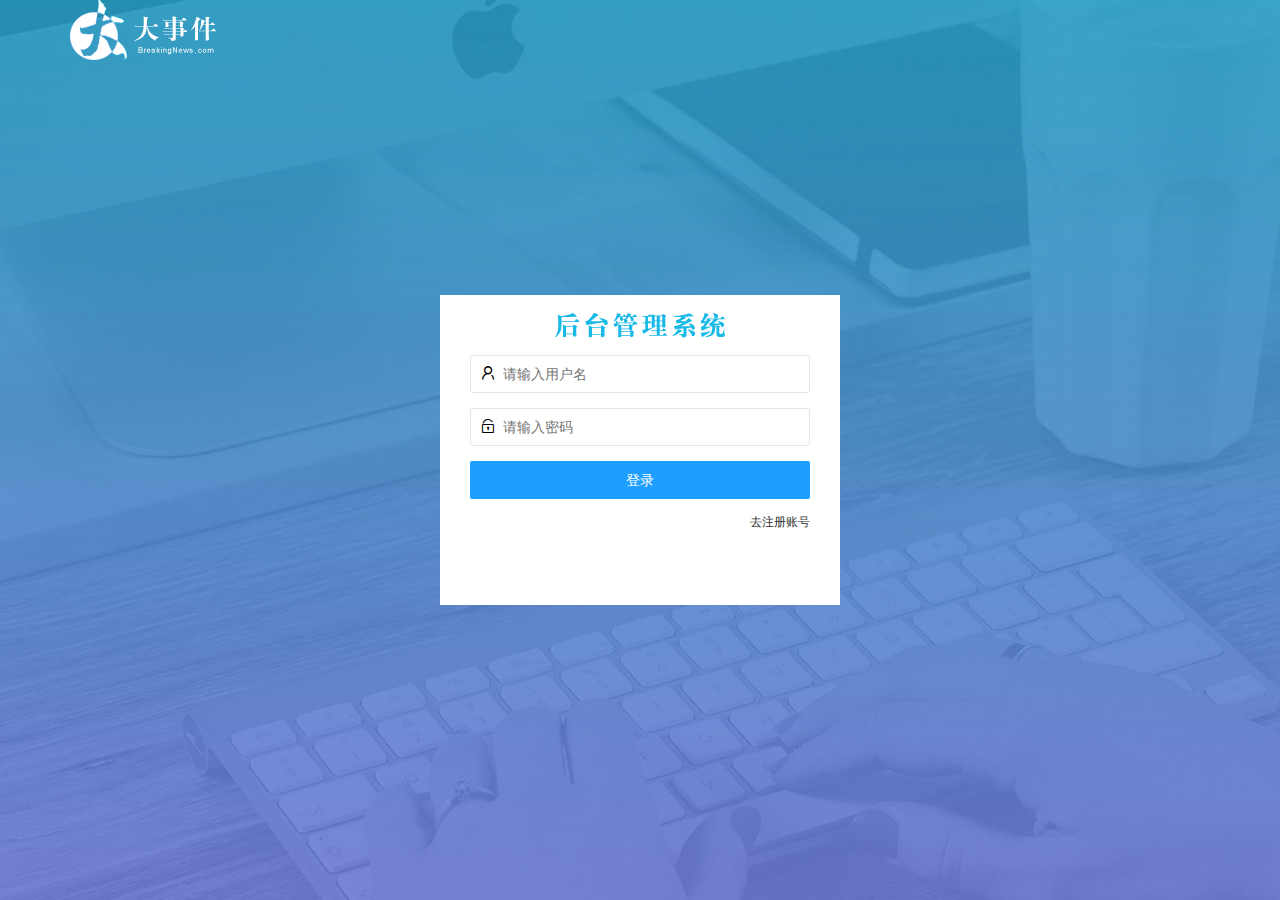
<file: login.html>
<!DOCTYPE html>
<html lang="en">

<head>
    <meta charset="UTF-8">
    <meta http-equiv="X-UA-Compatible" content="IE=edge">
    <meta name="viewport" content="width=device-width, initial-scale=1.0">
    <title>大事件-登录/注册</title>
    <!-- 导入layui的样式 -->
    <link rel="stylesheet" href="/assets/lib/layui/css/layui.css">
    <!-- 导入自己的样式 -->
    <link rel="stylesheet" href="/assets/css/login.css">
</head>

<body>
    <!-- 头部logo区域 -->
    <div class="layui-main">
        <img src="/assets/images/logo.png" alt="" />
    </div>

    <!-- 登录注册区域 -->
    <div class="loginAndRegBox">
        <div class="title-box"></div>
        <!-- 登录的div -->
        <div class="login-box">
            <!-- 登录的表单 -->
            <form class="layui-form" id="form_login">
                <!-- 用户名 -->
                <div class="layui-form-item">
                    <i class="layui-icon layui-icon-username"></i>
                    <input type="text" name="username" required lay-verify="required" placeholder="请输入用户名" autocomplete="off" class="layui-input" />
                </div>
                <!-- 密码 -->
                <div class="layui-form-item">
                    <i class="layui-icon layui-icon-password"></i>
                    <input type="password" name="password" required lay-verify="required|pwd" placeholder="请输入密码" autocomplete="off" class="layui-input" />
                </div>
                <!-- 登录按钮 -->
                <div class="layui-form-item">
                    <button class="layui-btn layui-btn-fluid layui-btn-normal" lay-submit>登录</button>
                </div>
                <div class="layui-form-item links">
                    <a href="javascript:;" id="link_reg">去注册账号</a>
                </div>
            </form>
        </div>
        <!-- 注册的div -->
        <div class="reg-box">
            <!-- 注册的表单 -->
            <form class="layui-form" id="form_reg">
                <!-- 用户名 -->
                <div class="layui-form-item">
                    <i class="layui-icon layui-icon-username"></i>
                    <input type="text" name="username" required lay-verify="required" placeholder="请输入用户名" autocomplete="off" class="layui-input" />
                </div>
                <!-- 密码 -->
                <div class="layui-form-item">
                    <i class="layui-icon layui-icon-password"></i>
                    <input type="password" name="password" required lay-verify="required|pwd" placeholder="请输入密码" autocomplete="off" class="layui-input" />
                </div>
                <!-- 密码确认框 -->
                <div class="layui-form-item">
                    <i class="layui-icon layui-icon-password"></i>
                    <input type="password" name="repassword" required lay-verify="required|pwd|repwd" placeholder="再次确认密码" autocomplete="off" class="layui-input" />
                </div>
                <!-- 注册按钮 -->
                <div class="layui-form-item">
                    <button class="layui-btn layui-btn-fluid layui-btn-normal" lay-submit>注册</button>
                </div>
                <div class="layui-form-item links">
                    <a href="javascript:;" id="link_login">去登录</a>
                </div>
            </form>
        </div>
    </div>

    <!-- 导入layui的js文件 -->
    <script src="/assets/lib/layui/layui.all.js"></script>
    <!-- 导入jQuery -->
    <script src="/assets/lib/jquery.js"></script>
    <script src="/assets/js/baseAPI.js"></script>
    <!-- 导入自己的javascript脚本 -->
    <script src="/assets/js/login.js"></script>
</body>

</html>
</file>
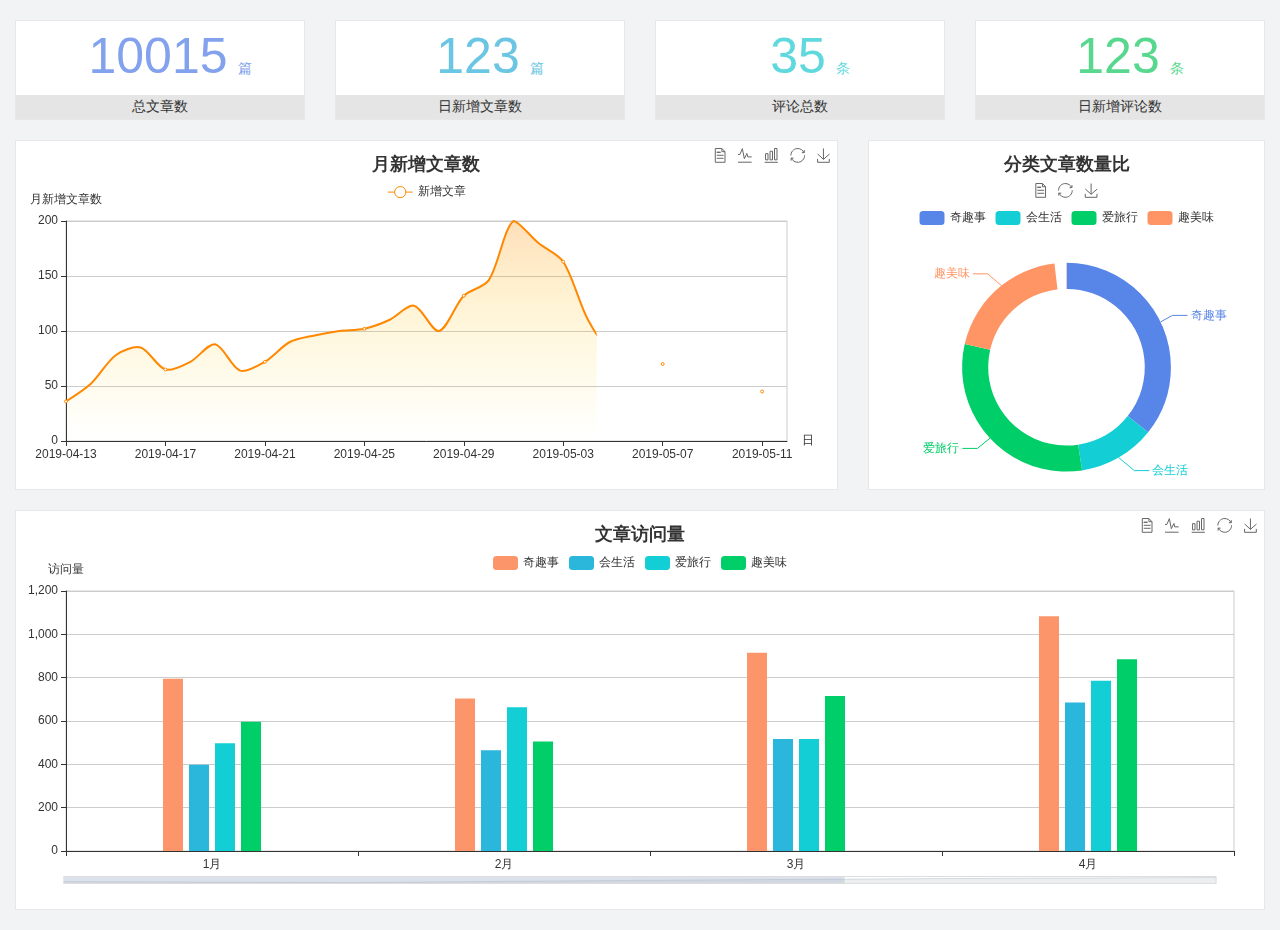
<file: home/dashboard.html>
<!DOCTYPE html>
<html lang="en">

<head>
  <meta charset="UTF-8">
  <meta name="viewport" content="width=device-width, initial-scale=1.0">
  <meta http-equiv="X-UA-Compatible" content="ie=edge">
  <title>图表统计</title>
  <link rel="stylesheet" href="../../assets/lib/bootstrap.css" />
  <link rel="stylesheet" href="../../assets/lib/main.css" />
  <script src="../../assets/lib/jquery.js"></script>
  <script type="text/javascript" src="../../assets/lib/echarts.min.js"></script>
</head>

<body>
  <div class="container-fluid">
    <div class="row spannel_list">
      <div class="col-sm-3 col-xs-6">
        <div class="spannel">
          <em>10015</em><span>篇</span>
          <b>总文章数</b>
        </div>
      </div>
      <div class="col-sm-3 col-xs-6">
        <div class="spannel scolor01">
          <em>123</em><span>篇</span>
          <b>日新增文章数</b>
        </div>
      </div>
      <div class="col-sm-3 col-xs-6">
        <div class="spannel scolor02">
          <em>35</em><span>条</span>
          <b>评论总数</b>
        </div>
      </div>
      <div class="col-sm-3 col-xs-6">
        <div class="spannel scolor03">
          <em>123</em><span>条</span>
          <b>日新增评论数</b>
        </div>
      </div>
    </div>
  </div>

  <div class="container-fluid">
    <div class="row curve-pie">
      <div class="col-lg-8 col-md-8">
        <div class="gragh_pannel" id="curve_show"></div>
      </div>
      <div class="col-lg-4 col-md-4">
        <div class="gragh_pannel" id="pie_show"></div>
      </div>
    </div>
  </div>

  <div class="container-fluid">
    <div class="column_pannel" id="column_show"></div>
  </div>

  <script>
    var oChart = echarts.init(document.getElementById('curve_show'));
    var aList_all = [
      { 'count': 36, 'date': '2019-04-13' },
      { 'count': 52, 'date': '2019-04-14' },
      { 'count': 78, 'date': '2019-04-15' },
      { 'count': 85, 'date': '2019-04-16' },
      { 'count': 65, 'date': '2019-04-17' },
      { 'count': 72, 'date': '2019-04-18' },
      { 'count': 88, 'date': '2019-04-19' },
      { 'count': 64, 'date': '2019-04-20' },
      { 'count': 72, 'date': '2019-04-21' },
      { 'count': 90, 'date': '2019-04-22' },
      { 'count': 96, 'date': '2019-04-23' },
      { 'count': 100, 'date': '2019-04-24' },
      { 'count': 102, 'date': '2019-04-25' },
      { 'count': 110, 'date': '2019-04-26' },
      { 'count': 123, 'date': '2019-04-27' },
      { 'count': 100, 'date': '2019-04-28' },
      { 'count': 132, 'date': '2019-04-29' },
      { 'count': 146, 'date': '2019-04-30' },
      { 'count': 200, 'date': '2019-05-01' },
      { 'count': 180, 'date': '2019-05-02' },
      { 'count': 163, 'date': '2019-05-03' },
      { 'count': 110, 'date': '2019-05-04' },
      { 'count': 80, 'date': '2019-05-05' },
      { 'count': 82, 'date': '2019-05-06' },
      { 'count': 70, 'date': '2019-05-07' },
      { 'count': 65, 'date': '2019-05-08' },
      { 'count': 54, 'date': '2019-05-09' },
      { 'count': 40, 'date': '2019-05-10' },
      { 'count': 45, 'date': '2019-05-11' },
      { 'count': 38, 'date': '2019-05-12' },
    ];

    let aCount = [];
    let aDate = [];

    for (var i = 0; i < aList_all.length; i++) {
      aCount.push(aList_all[i].count);
      aDate.push(aList_all[i].date);
    }

    var chartopt = {
      title: {
        text: '月新增文章数',
        left: 'center',
        top: '10'
      },
      tooltip: {
        trigger: 'axis'
      },
      legend: {
        data: ['新增文章'],
        top: '40'
      },
      toolbox: {
        show: true,
        feature: {
          mark: { show: true },
          dataView: { show: true, readOnly: false },
          magicType: { show: true, type: ['line', 'bar'] },
          restore: { show: true },
          saveAsImage: { show: true }
        }
      },
      calculable: true,
      xAxis: [
        {
          name: '日',
          type: 'category',
          boundaryGap: false,
          data: aDate
        }
      ],
      yAxis: [
        {
          name: '月新增文章数',
          type: 'value'
        }
      ],
      series: [
        {
          name: '新增文章',
          type: 'line',
          smooth: true,
          itemStyle: { normal: { areaStyle: { type: 'default' }, color: '#f80' }, lineStyle: { color: '#f80' } },
          data: aCount
        }],
      areaStyle: {
        normal: {
          color: new echarts.graphic.LinearGradient(0, 0, 0, 1, [{
            offset: 0,
            color: 'rgba(255,136,0,0.39)'
          }, {
            offset: .34,
            color: 'rgba(255,180,0,0.25)'
          }, {
            offset: 1,
            color: 'rgba(255,222,0,0.00)'
          }])

        }
      },
      grid: {
        show: true,
        x: 50,
        x2: 50,
        y: 80,
        height: 220
      }
    };

    oChart.setOption(chartopt);


    var oPie = echarts.init(document.getElementById('pie_show'));
    var oPieopt =
    {
      title: {
        top: 10,
        text: '分类文章数量比',
        x: 'center'
      },
      tooltip: {
        trigger: 'item',
        formatter: "{a} <br/>{b} : {c} ({d}%)"
      },
      color: ['#5885e8', '#13cfd5', '#00ce68', '#ff9565'],
      legend: {
        x: 'center',
        top: 65,
        data: ['奇趣事', '会生活', '爱旅行', '趣美味']
      },
      toolbox: {
        show: true,
        x: 'center',
        top: 35,
        feature: {
          mark: { show: true },
          dataView: { show: true, readOnly: false },
          magicType: {
            show: true,
            type: ['pie', 'funnel'],
            option: {
              funnel: {
                x: '25%',
                width: '50%',
                funnelAlign: 'left',
                max: 1548
              }
            }
          },
          restore: { show: true },
          saveAsImage: { show: true }
        }
      },
      calculable: true,
      series: [
        {
          name: '访问来源',
          type: 'pie',
          radius: ['45%', '60%'],
          center: ['50%', '65%'],
          data: [
            { value: 300, name: '奇趣事' },
            { value: 100, name: '会生活' },
            { value: 260, name: '爱旅行' },
            { value: 180, name: '趣美味' }
          ]
        }
      ]
    };
    oPie.setOption(oPieopt);



    var oColumn = this.echarts.init(document.getElementById('column_show'));
    var oColumnopt =
    {
      title: {
        text: '文章访问量',
        left: 'center',
        top: '10'
      },
      tooltip: {
        trigger: 'axis'
      },
      legend: {
        data: ['奇趣事', '会生活', '爱旅行', '趣美味'],
        top: '40'
      },
      toolbox: {
        show: true,
        feature: {
          mark: { show: true },
          dataView: { show: true, readOnly: false },
          magicType: { show: true, type: ['line', 'bar'] },
          restore: { show: true },
          saveAsImage: { show: true }
        }
      },
      calculable: true,
      xAxis: [
        {
          type: 'category',
          data: ['1月', '2月', '3月', '4月', '5月']
        }
      ],
      yAxis: [
        {
          name: '访问量',
          type: 'value'
        }
      ],
      series: [
        {
          name: '奇趣事',
          type: 'bar',
          barWidth: 20,
          itemStyle: {
            normal: { areaStyle: { type: 'default' }, color: '#fd956a' }
          },
          data: [800, 708, 920, 1090, 1200]
        },
        {
          name: '会生活',
          type: 'bar',
          barWidth: 20,
          itemStyle: {
            normal: { areaStyle: { type: 'default' }, color: '#2bb6db' }
          },
          data: [400, 468, 520, 690, 800]
        },
        {
          name: '爱旅行',
          type: 'bar',
          barWidth: 20,
          itemStyle: {
            normal: { areaStyle: { type: 'default' }, color: '#13cfd5' }
          },
          data: [500, 668, 520, 790, 900]
        },
        {
          name: '趣美味',
          type: 'bar',
          barWidth: 20,
          itemStyle: {
            normal: { areaStyle: { type: 'default' }, color: '#00ce68' }
          },
          data: [600, 508, 720, 890, 1000]
        }
      ],
      grid: {
        show: true,
        x: 50,
        x2: 30,
        y: 80,
        height: 260
      },
      dataZoom: [//给x轴设置滚动条
        {
          start: 0,//默认为0
          end: 100 - 1000 / 31,//默认为100
          type: 'slider',
          show: true,
          xAxisIndex: [0],
          handleSize: 0,//滑动条的 左右2个滑动条的大小
          height: 8,//组件高度
          left: 45, //左边的距离
          right: 50,//右边的距离
          bottom: 26,//右边的距离
          handleColor: '#ddd',//h滑动图标的颜色
          handleStyle: {
            borderColor: "#cacaca",
            borderWidth: "1",
            shadowBlur: 2,
            background: "#ddd",
            shadowColor: "#ddd",
          }
        }]
    };
    oColumn.setOption(oColumnopt);
  </script>
</body>

</html>
</file>
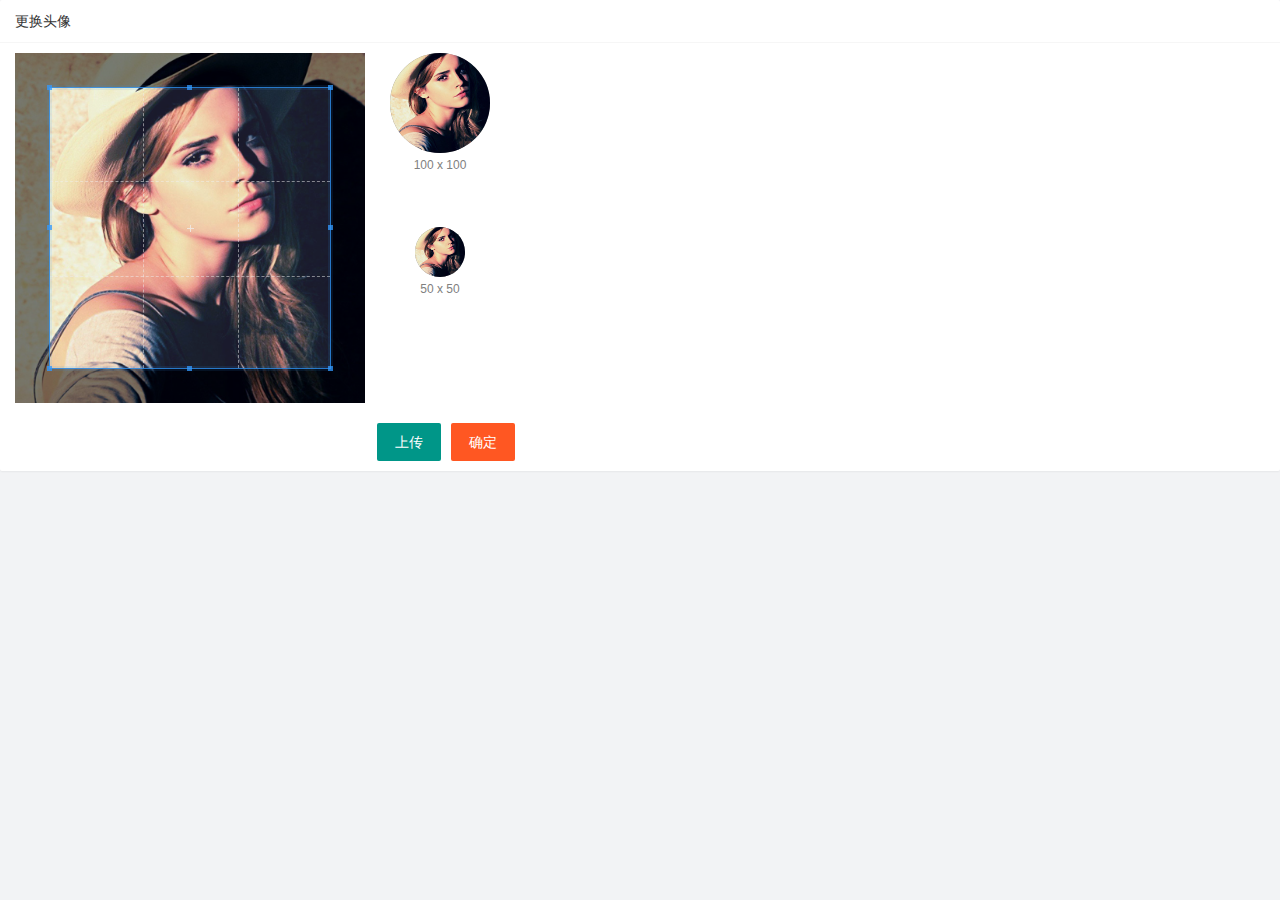
<file: user/user_avatar.html>
<!DOCTYPE html>
<html lang="en">

<head>
    <meta charset="UTF-8">
    <meta http-equiv="X-UA-Compatible" content="IE=edge">
    <meta name="viewport" content="width=device-width, initial-scale=1.0">
    <title>Document</title>
    <link rel="stylesheet" href="/assets/lib/layui/css/layui.css">
    <link rel="stylesheet" href="/assets/lib/cropper/cropper.css" />
    <link rel="stylesheet" href="/assets/css/user/user_avatar.css">
</head>

<body>
    <div class="layui-card">
        <div class="layui-card-header">更换头像</div>
        <div class="layui-card-body">
            <!-- 第一行的图片裁剪和预览区域 -->
            <div class="row1">
                <!-- 图片裁剪区域 -->
                <div class="cropper-box">
                    <!-- 这个 img 标签很重要，将来会把它初始化为裁剪区域 -->
                    <img id="image" src="/assets/images/sample.jpg" />
                </div>
                <!-- 图片的预览区域 -->
                <div class="preview-box">
                    <div>
                        <!-- 宽高为 100px 的预览区域 -->
                        <div class="img-preview w100"></div>
                        <p class="size">100 x 100</p>
                    </div>
                    <div>
                        <!-- 宽高为 50px 的预览区域 -->
                        <div class="img-preview w50"></div>
                        <p class="size">50 x 50</p>
                    </div>
                </div>
            </div>

            <!-- 第二行的按钮区域 -->
            <div class="row2">
                <input type="file" id="file" accept="image/png,image/jpeg" />
                <button type="button" class="layui-btn" id="btnChooseImage">上传</button>
                <button type="button" class="layui-btn layui-btn-danger" id="btnUpload">确定</button>
            </div>
        </div>
    </div>

    <script src="/assets/lib/layui/layui.all.js"></script>
    <script src="/assets/lib/jquery.js"></script>
    <script src="/assets/lib/cropper/Cropper.js"></script>
    <script src="/assets/lib/cropper/jquery-cropper.js"></script>
    <script src="/assets/js/baseAPI.js"></script>
    <script src="/assets/js/user/user_avatar.js"></script>
</body>

</html>
</file>
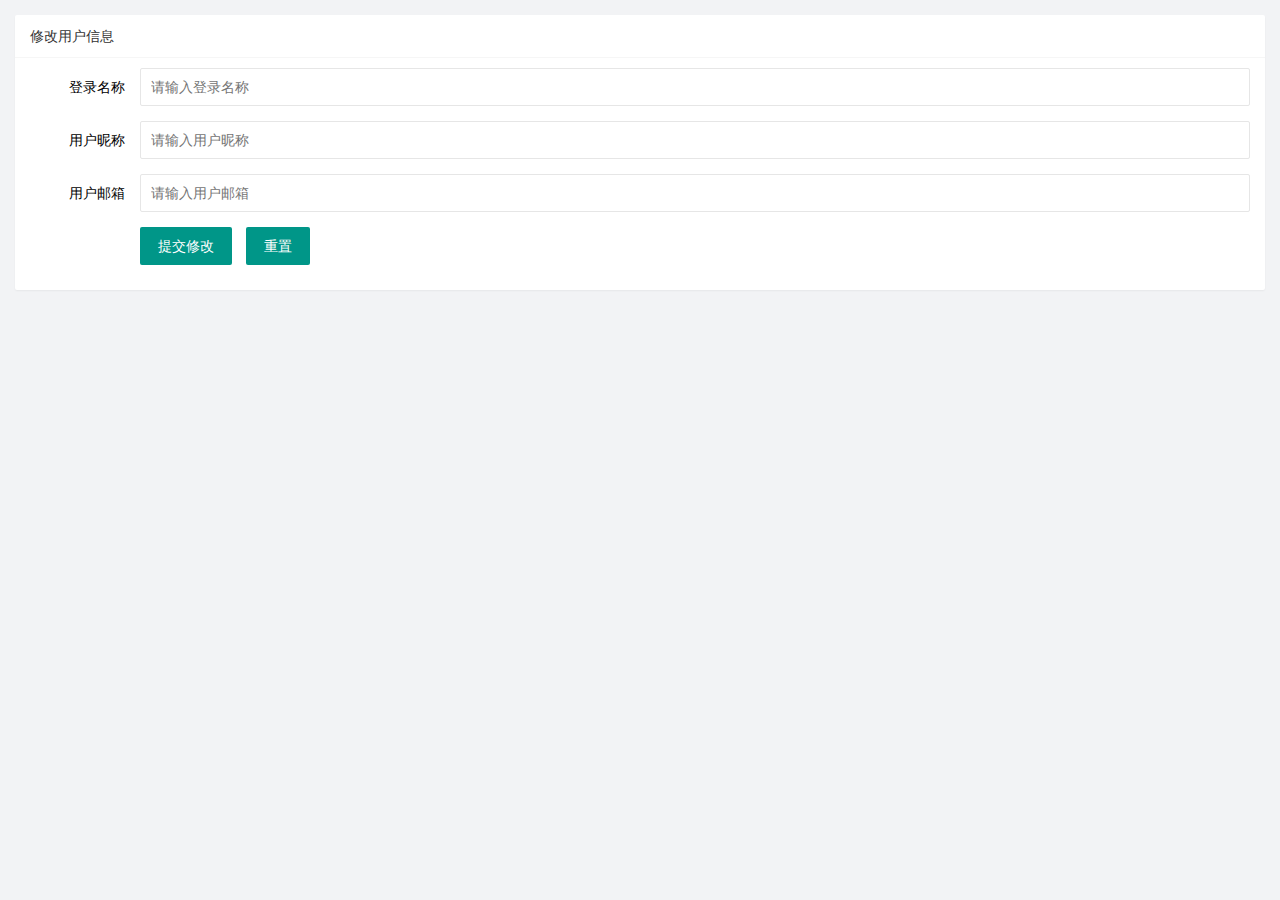
<file: user/user_info.html>
<!DOCTYPE html>
<html lang="en">

<head>
    <meta charset="UTF-8">
    <meta http-equiv="X-UA-Compatible" content="IE=edge">
    <meta name="viewport" content="width=device-width, initial-scale=1.0">
    <title>Document</title>
    <link rel="stylesheet" href="/assets/lib/layui/css/layui.css">
    <link rel="stylesheet" href="/assets/css/user/user_info.css">
</head>

<body>
    <div class="layui-card">
        <div class="layui-card-header">修改用户信息</div>
        <div class="layui-card-body">
            <form lay-filter="formUserInfo" class="layui-form">
                <input type="hidden" name="id" value="" />
                <div class="layui-form-item">
                    <label class="layui-form-label">登录名称</label>
                    <div class="layui-input-block">
                        <input type="text" name="username" required lay-verify="required" placeholder="请输入登录名称" autocomplete="off" class="layui-input" readonly>
                    </div>
                </div>
                <div class="layui-form-item">
                    <label class="layui-form-label">用户昵称</label>
                    <div class="layui-input-block">
                        <input type="text" name="nickname" required lay-verify="required|nickname" placeholder="请输入用户昵称" autocomplete="off" class="layui-input">
                    </div>
                </div>
                <div class="layui-form-item">
                    <label class="layui-form-label">用户邮箱</label>
                    <div class="layui-input-block">
                        <input type="text" name="email" required lay-verify="required|email" placeholder="请输入用户邮箱" autocomplete="off" class="layui-input">
                    </div>
                </div>
                <div class="layui-form-item">
                    <div class="layui-input-block">
                        <button class="layui-btn" lay-submit lay-filter="formDemo">提交修改</button>
                        <button type="reset" class="layui-btn" id="btnReset" layui-btn-primary>重置</button>
                    </div>
                </div>
            </form>
        </div>
    </div>

    <script src="/assets/lib/layui/layui.all.js"></script>

    <script src="/assets/lib/jquery.js"></script>

    <script src="/assets/js/baseAPI.js"></script>

    <script src="/assets/js/user/user_info.js"></script>
</body>

</html>
</file>
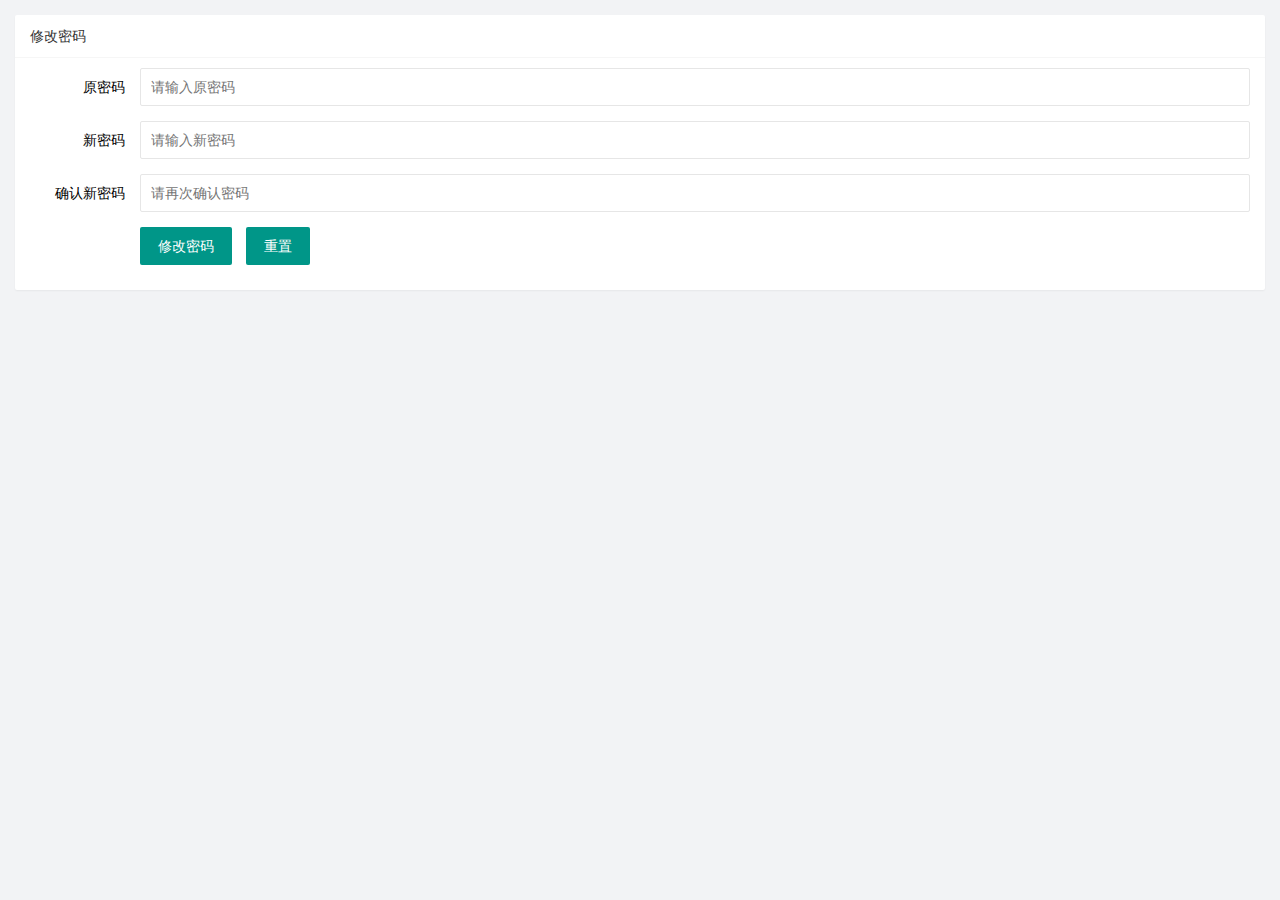
<file: user/user_pwd.html>
<!DOCTYPE html>
<html lang="en">

<head>
    <meta charset="UTF-8">
    <meta http-equiv="X-UA-Compatible" content="IE=edge">
    <meta name="viewport" content="width=device-width, initial-scale=1.0">
    <title>Document</title>
    <link rel="stylesheet" href="/assets/lib/layui/css/layui.css">
    <link rel="stylesheet" href="/assets/css/user/user_pwd.css">
</head>

<body>
    <div class="layui-card">
        <div class="layui-card-header">修改密码</div>
        <div class="layui-card-body">
            <form class="layui-form">
                <div class="layui-form-item">
                    <label class="layui-form-label">原密码</label>
                    <div class="layui-input-block">
                        <input type="password" name="oldPwd" required lay-verify="required|pwd" placeholder="请输入原密码" autocomplete="off" class="layui-input">
                    </div>
                </div>
                <div class="layui-form-item">
                    <label class="layui-form-label">新密码</label>
                    <div class="layui-input-block">
                        <input type="password" name="newPwd" required lay-verify="required|pwd|samePwd" placeholder="请输入新密码" autocomplete="off" class="layui-input">
                    </div>
                </div>
                <div class="layui-form-item">
                    <label class="layui-form-label">确认新密码</label>
                    <div class="layui-input-block">
                        <input type="password" name="rePwd" required lay-verify="required|pwd|rePwd" placeholder="请再次确认密码" autocomplete="off" class="layui-input">
                    </div>
                </div>
                <div class="layui-form-item">
                    <div class="layui-input-block">
                        <button class="layui-btn" lay-submit lay-filter="formDemo">修改密码</button>
                        <button type="reset" class="layui-btn" id="btnReset" layui-btn-primary>重置</button>
                    </div>
                </div>
            </form>
        </div>
    </div>

    <script src="/assets/lib/layui/layui.all.js"></script>
    <script src="/assets/lib/jquery.js"></script>
    <script src="/assets/js/baseAPI.js"></script>
    <script src="/assets/js/user/user_pwd.js"></script>
</body>

</html>
</file>
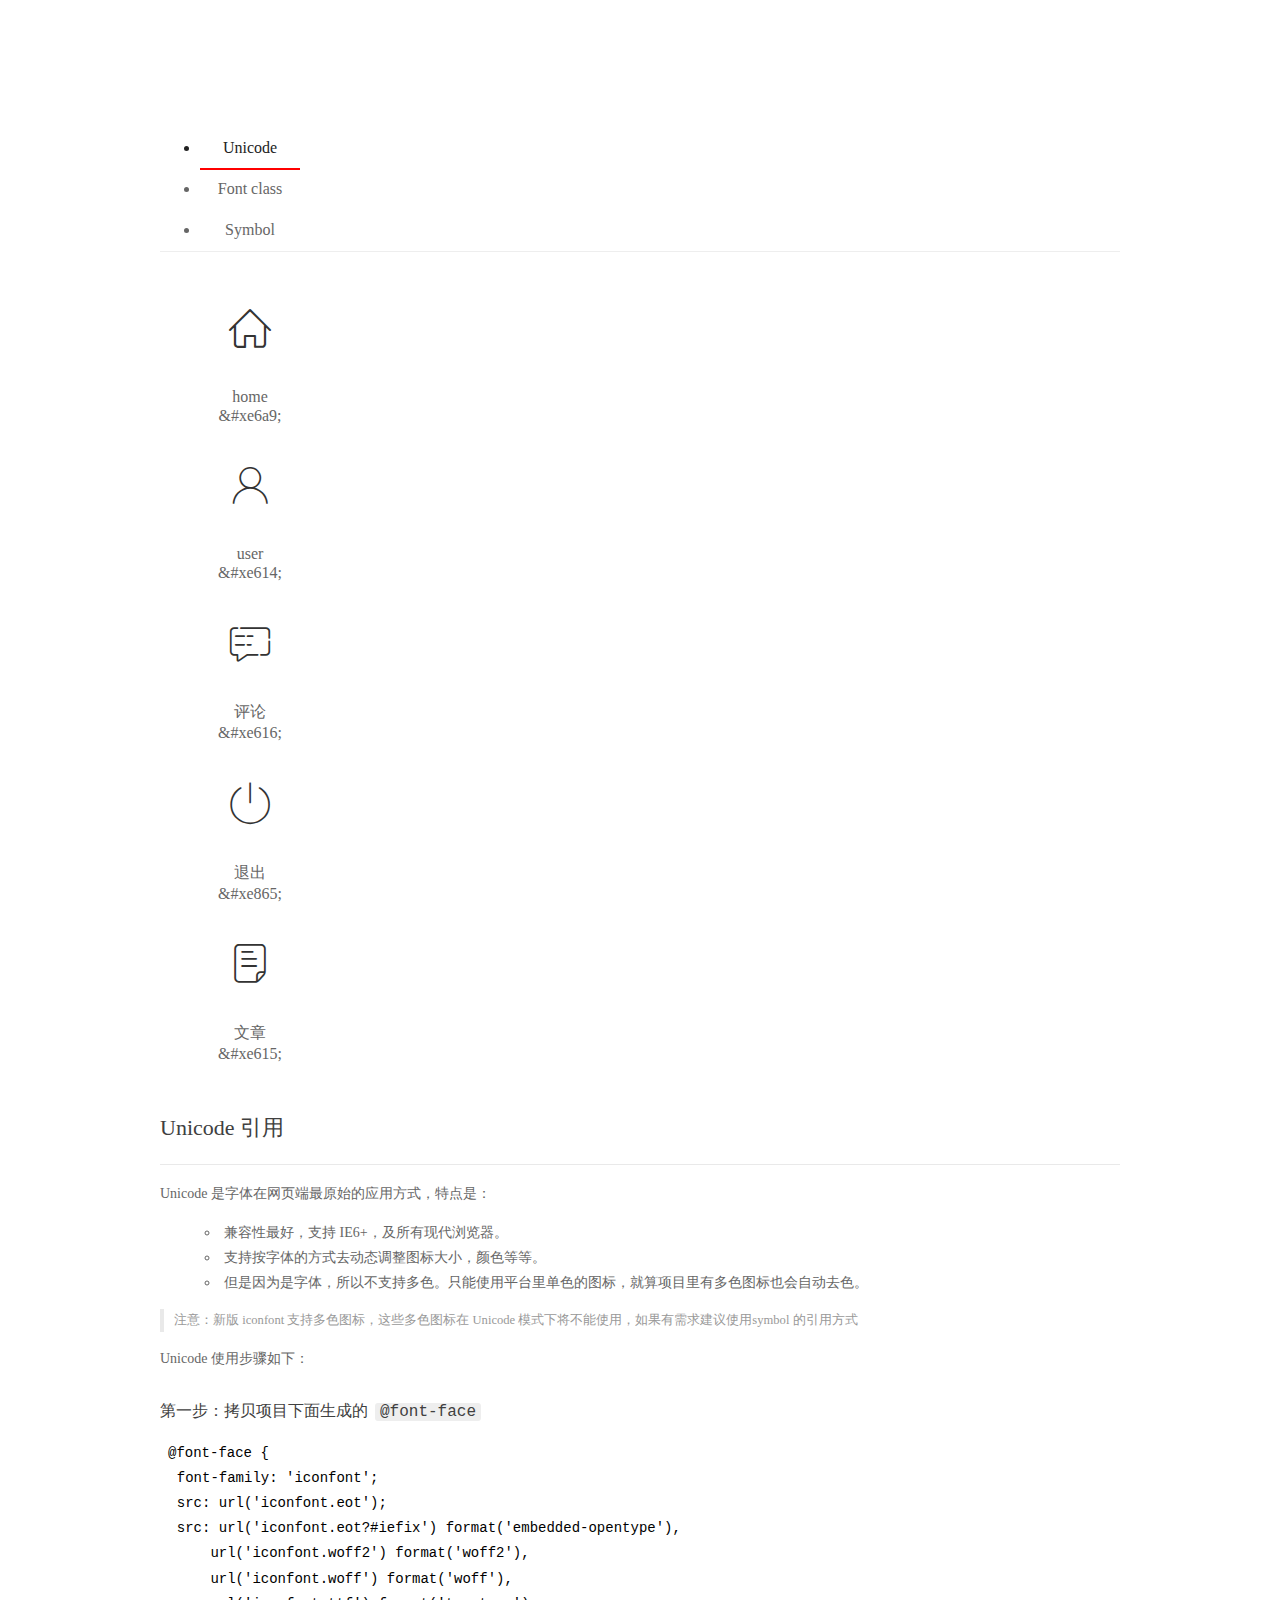
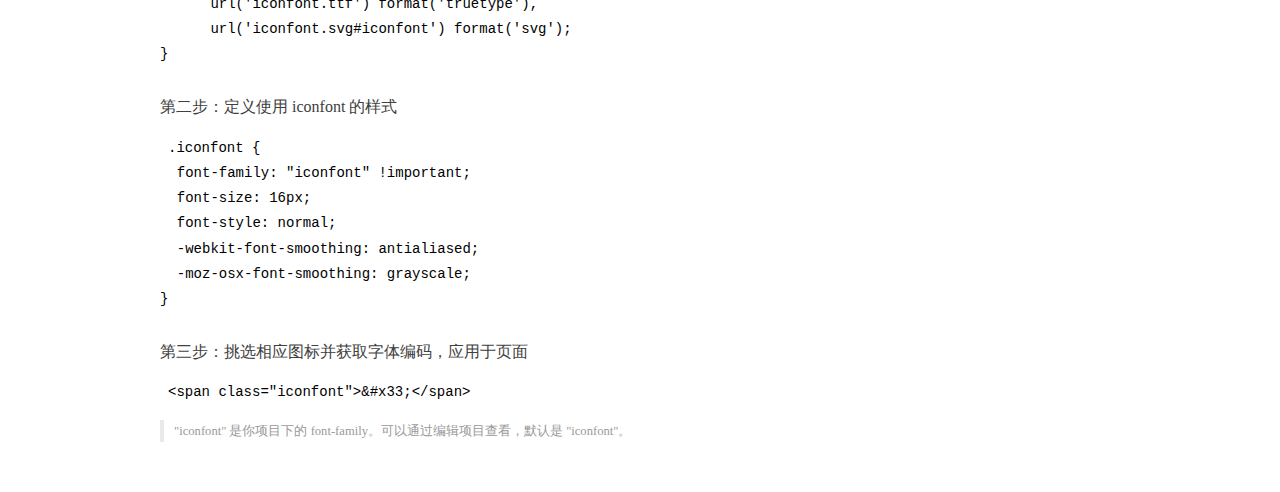
<file: assets/fonts/demo_index.html>
<!DOCTYPE html>
<html>
<head>
  <meta charset="utf-8"/>
  <title>IconFont Demo</title>
  <link rel="shortcut icon" href="https://gtms04.alicdn.com/tps/i4/TB1_oz6GVXXXXaFXpXXJDFnIXXX-64-64.ico" type="image/x-icon"/>
  <link rel="stylesheet" href="https://g.alicdn.com/thx/cube/1.3.2/cube.min.css">
  <link rel="stylesheet" href="demo.css">
  <link rel="stylesheet" href="iconfont.css">
  <script src="iconfont.js"></script>
  <!-- jQuery -->
  <script src="https://a1.alicdn.com/oss/uploads/2018/12/26/7bfddb60-08e8-11e9-9b04-53e73bb6408b.js"></script>
  <!-- 代码高亮 -->
  <script src="https://a1.alicdn.com/oss/uploads/2018/12/26/a3f714d0-08e6-11e9-8a15-ebf944d7534c.js"></script>
</head>
<body>
  <div class="main">
    <h1 class="logo"><a href="https://www.iconfont.cn/" title="iconfont 首页" target="_blank">&#xe86b;</a></h1>
    <div class="nav-tabs">
      <ul id="tabs" class="dib-box">
        <li class="dib active"><span>Unicode</span></li>
        <li class="dib"><span>Font class</span></li>
        <li class="dib"><span>Symbol</span></li>
      </ul>
      
    </div>
    <div class="tab-container">
      <div class="content unicode" style="display: block;">
          <ul class="icon_lists dib-box">
          
            <li class="dib">
              <span class="icon iconfont">&#xe6a9;</span>
                <div class="name">home</div>
                <div class="code-name">&amp;#xe6a9;</div>
              </li>
          
            <li class="dib">
              <span class="icon iconfont">&#xe614;</span>
                <div class="name">user</div>
                <div class="code-name">&amp;#xe614;</div>
              </li>
          
            <li class="dib">
              <span class="icon iconfont">&#xe616;</span>
                <div class="name">评论</div>
                <div class="code-name">&amp;#xe616;</div>
              </li>
          
            <li class="dib">
              <span class="icon iconfont">&#xe865;</span>
                <div class="name">退出</div>
                <div class="code-name">&amp;#xe865;</div>
              </li>
          
            <li class="dib">
              <span class="icon iconfont">&#xe615;</span>
                <div class="name">文章</div>
                <div class="code-name">&amp;#xe615;</div>
              </li>
          
          </ul>
          <div class="article markdown">
          <h2 id="unicode-">Unicode 引用</h2>
          <hr>

          <p>Unicode 是字体在网页端最原始的应用方式，特点是：</p>
          <ul>
            <li>兼容性最好，支持 IE6+，及所有现代浏览器。</li>
            <li>支持按字体的方式去动态调整图标大小，颜色等等。</li>
            <li>但是因为是字体，所以不支持多色。只能使用平台里单色的图标，就算项目里有多色图标也会自动去色。</li>
          </ul>
          <blockquote>
            <p>注意：新版 iconfont 支持多色图标，这些多色图标在 Unicode 模式下将不能使用，如果有需求建议使用symbol 的引用方式</p>
          </blockquote>
          <p>Unicode 使用步骤如下：</p>
          <h3 id="-font-face">第一步：拷贝项目下面生成的 <code>@font-face</code></h3>
<pre><code class="language-css"
>@font-face {
  font-family: 'iconfont';
  src: url('iconfont.eot');
  src: url('iconfont.eot?#iefix') format('embedded-opentype'),
      url('iconfont.woff2') format('woff2'),
      url('iconfont.woff') format('woff'),
      url('iconfont.ttf') format('truetype'),
      url('iconfont.svg#iconfont') format('svg');
}
</code></pre>
          <h3 id="-iconfont-">第二步：定义使用 iconfont 的样式</h3>
<pre><code class="language-css"
>.iconfont {
  font-family: "iconfont" !important;
  font-size: 16px;
  font-style: normal;
  -webkit-font-smoothing: antialiased;
  -moz-osx-font-smoothing: grayscale;
}
</code></pre>
          <h3 id="-">第三步：挑选相应图标并获取字体编码，应用于页面</h3>
<pre>
<code class="language-html"
>&lt;span class="iconfont"&gt;&amp;#x33;&lt;/span&gt;
</code></pre>
          <blockquote>
            <p>"iconfont" 是你项目下的 font-family。可以通过编辑项目查看，默认是 "iconfont"。</p>
          </blockquote>
          </div>
      </div>
      <div class="content font-class">
        <ul class="icon_lists dib-box">
          
          <li class="dib">
            <span class="icon iconfont icon-home"></span>
            <div class="name">
              home
            </div>
            <div class="code-name">.icon-home
            </div>
          </li>
          
          <li class="dib">
            <span class="icon iconfont icon-user"></span>
            <div class="name">
              user
            </div>
            <div class="code-name">.icon-user
            </div>
          </li>
          
          <li class="dib">
            <span class="icon iconfont icon-pinglun"></span>
            <div class="name">
              评论
            </div>
            <div class="code-name">.icon-pinglun
            </div>
          </li>
          
          <li class="dib">
            <span class="icon iconfont icon-tuichu"></span>
            <div class="name">
              退出
            </div>
            <div class="code-name">.icon-tuichu
            </div>
          </li>
          
          <li class="dib">
            <span class="icon iconfont icon-16"></span>
            <div class="name">
              文章
            </div>
            <div class="code-name">.icon-16
            </div>
          </li>
          
        </ul>
        <div class="article markdown">
        <h2 id="font-class-">font-class 引用</h2>
        <hr>

        <p>font-class 是 Unicode 使用方式的一种变种，主要是解决 Unicode 书写不直观，语意不明确的问题。</p>
        <p>与 Unicode 使用方式相比，具有如下特点：</p>
        <ul>
          <li>兼容性良好，支持 IE8+，及所有现代浏览器。</li>
          <li>相比于 Unicode 语意明确，书写更直观。可以很容易分辨这个 icon 是什么。</li>
          <li>因为使用 class 来定义图标，所以当要替换图标时，只需要修改 class 里面的 Unicode 引用。</li>
          <li>不过因为本质上还是使用的字体，所以多色图标还是不支持的。</li>
        </ul>
        <p>使用步骤如下：</p>
        <h3 id="-fontclass-">第一步：引入项目下面生成的 fontclass 代码：</h3>
<pre><code class="language-html">&lt;link rel="stylesheet" href="./iconfont.css"&gt;
</code></pre>
        <h3 id="-">第二步：挑选相应图标并获取类名，应用于页面：</h3>
<pre><code class="language-html">&lt;span class="iconfont icon-xxx"&gt;&lt;/span&gt;
</code></pre>
        <blockquote>
          <p>"
            iconfont" 是你项目下的 font-family。可以通过编辑项目查看，默认是 "iconfont"。</p>
        </blockquote>
      </div>
      </div>
      <div class="content symbol">
          <ul class="icon_lists dib-box">
          
            <li class="dib">
                <svg class="icon svg-icon" aria-hidden="true">
                  <use xlink:href="#icon-home"></use>
                </svg>
                <div class="name">home</div>
                <div class="code-name">#icon-home</div>
            </li>
          
            <li class="dib">
                <svg class="icon svg-icon" aria-hidden="true">
                  <use xlink:href="#icon-user"></use>
                </svg>
                <div class="name">user</div>
                <div class="code-name">#icon-user</div>
            </li>
          
            <li class="dib">
                <svg class="icon svg-icon" aria-hidden="true">
                  <use xlink:href="#icon-pinglun"></use>
                </svg>
                <div class="name">评论</div>
                <div class="code-name">#icon-pinglun</div>
            </li>
          
            <li class="dib">
                <svg class="icon svg-icon" aria-hidden="true">
                  <use xlink:href="#icon-tuichu"></use>
                </svg>
                <div class="name">退出</div>
                <div class="code-name">#icon-tuichu</div>
            </li>
          
            <li class="dib">
                <svg class="icon svg-icon" aria-hidden="true">
                  <use xlink:href="#icon-16"></use>
                </svg>
                <div class="name">文章</div>
                <div class="code-name">#icon-16</div>
            </li>
          
          </ul>
          <div class="article markdown">
          <h2 id="symbol-">Symbol 引用</h2>
          <hr>

          <p>这是一种全新的使用方式，应该说这才是未来的主流，也是平台目前推荐的用法。相关介绍可以参考这篇<a href="">文章</a>
            这种用法其实是做了一个 SVG 的集合，与另外两种相比具有如下特点：</p>
          <ul>
            <li>支持多色图标了，不再受单色限制。</li>
            <li>通过一些技巧，支持像字体那样，通过 <code>font-size</code>, <code>color</code> 来调整样式。</li>
            <li>兼容性较差，支持 IE9+，及现代浏览器。</li>
            <li>浏览器渲染 SVG 的性能一般，还不如 png。</li>
          </ul>
          <p>使用步骤如下：</p>
          <h3 id="-symbol-">第一步：引入项目下面生成的 symbol 代码：</h3>
<pre><code class="language-html">&lt;script src="./iconfont.js"&gt;&lt;/script&gt;
</code></pre>
          <h3 id="-css-">第二步：加入通用 CSS 代码（引入一次就行）：</h3>
<pre><code class="language-html">&lt;style&gt;
.icon {
  width: 1em;
  height: 1em;
  vertical-align: -0.15em;
  fill: currentColor;
  overflow: hidden;
}
&lt;/style&gt;
</code></pre>
          <h3 id="-">第三步：挑选相应图标并获取类名，应用于页面：</h3>
<pre><code class="language-html">&lt;svg class="icon" aria-hidden="true"&gt;
  &lt;use xlink:href="#icon-xxx"&gt;&lt;/use&gt;
&lt;/svg&gt;
</code></pre>
          </div>
      </div>

    </div>
  </div>
  <script>
  $(document).ready(function () {
      $('.tab-container .content:first').show()

      $('#tabs li').click(function (e) {
        var tabContent = $('.tab-container .content')
        var index = $(this).index()

        if ($(this).hasClass('active')) {
          return
        } else {
          $('#tabs li').removeClass('active')
          $(this).addClass('active')

          tabContent.hide().eq(index).fadeIn()
        }
      })
    })
  </script>
</body>
</html>
</file>
<file: assets/lib/layui/css/layui.css>
/** layui-v2.5.5 MIT License By https://www.layui.com */
 .layui-inline,img{display:inline-block;vertical-align:middle}h1,h2,h3,h4,h5,h6{font-weight:400}.layui-edge,.layui-header,.layui-inline,.layui-main{position:relative}.layui-body,.layui-edge,.layui-elip{overflow:hidden}.layui-btn,.layui-edge,.layui-inline,img{vertical-align:middle}.layui-btn,.layui-disabled,.layui-icon,.layui-unselect{-moz-user-select:none;-webkit-user-select:none;-ms-user-select:none}.layui-elip,.layui-form-checkbox span,.layui-form-pane .layui-form-label{text-overflow:ellipsis;white-space:nowrap}.layui-breadcrumb,.layui-tree-btnGroup{visibility:hidden}blockquote,body,button,dd,div,dl,dt,form,h1,h2,h3,h4,h5,h6,input,li,ol,p,pre,td,textarea,th,ul{margin:0;padding:0;-webkit-tap-highlight-color:rgba(0,0,0,0)}a:active,a:hover{outline:0}img{border:none}li{list-style:none}table{border-collapse:collapse;border-spacing:0}h4,h5,h6{font-size:100%}button,input,optgroup,option,select,textarea{font-family:inherit;font-size:inherit;font-style:inherit;font-weight:inherit;outline:0}pre{white-space:pre-wrap;white-space:-moz-pre-wrap;white-space:-pre-wrap;white-space:-o-pre-wrap;word-wrap:break-word}body{line-height:24px;font:14px Helvetica Neue,Helvetica,PingFang SC,Tahoma,Arial,sans-serif}hr{height:1px;margin:10px 0;border:0;clear:both}a{color:#333;text-decoration:none}a:hover{color:#777}a cite{font-style:normal;*cursor:pointer}.layui-border-box,.layui-border-box *{box-sizing:border-box}.layui-box,.layui-box *{box-sizing:content-box}.layui-clear{clear:both;*zoom:1}.layui-clear:after{content:'\20';clear:both;*zoom:1;display:block;height:0}.layui-inline{*display:inline;*zoom:1}.layui-edge{display:inline-block;width:0;height:0;border-width:6px;border-style:dashed;border-color:transparent}.layui-edge-top{top:-4px;border-bottom-color:#999;border-bottom-style:solid}.layui-edge-right{border-left-color:#999;border-left-style:solid}.layui-edge-bottom{top:2px;border-top-color:#999;border-top-style:solid}.layui-edge-left{border-right-color:#999;border-right-style:solid}.layui-disabled,.layui-disabled:hover{color:#d2d2d2!important;cursor:not-allowed!important}.layui-circle{border-radius:100%}.layui-show{display:block!important}.layui-hide{display:none!important}@font-face{font-family:layui-icon;src:url(../font/iconfont.eot?v=250);src:url(../font/iconfont.eot?v=250#iefix) format('embedded-opentype'),url(../font/iconfont.woff2?v=250) format('woff2'),url(../font/iconfont.woff?v=250) format('woff'),url(../font/iconfont.ttf?v=250) format('truetype'),url(../font/iconfont.svg?v=250#layui-icon) format('svg')}.layui-icon{font-family:layui-icon!important;font-size:16px;font-style:normal;-webkit-font-smoothing:antialiased;-moz-osx-font-smoothing:grayscale}.layui-icon-reply-fill:before{content:"\e611"}.layui-icon-set-fill:before{content:"\e614"}.layui-icon-menu-fill:before{content:"\e60f"}.layui-icon-search:before{content:"\e615"}.layui-icon-share:before{content:"\e641"}.layui-icon-set-sm:before{content:"\e620"}.layui-icon-engine:before{content:"\e628"}.layui-icon-close:before{content:"\1006"}.layui-icon-close-fill:before{content:"\1007"}.layui-icon-chart-screen:before{content:"\e629"}.layui-icon-star:before{content:"\e600"}.layui-icon-circle-dot:before{content:"\e617"}.layui-icon-chat:before{content:"\e606"}.layui-icon-release:before{content:"\e609"}.layui-icon-list:before{content:"\e60a"}.layui-icon-chart:before{content:"\e62c"}.layui-icon-ok-circle:before{content:"\1005"}.layui-icon-layim-theme:before{content:"\e61b"}.layui-icon-table:before{content:"\e62d"}.layui-icon-right:before{content:"\e602"}.layui-icon-left:before{content:"\e603"}.layui-icon-cart-simple:before{content:"\e698"}.layui-icon-face-cry:before{content:"\e69c"}.layui-icon-face-smile:before{content:"\e6af"}.layui-icon-survey:before{content:"\e6b2"}.layui-icon-tree:before{content:"\e62e"}.layui-icon-upload-circle:before{content:"\e62f"}.layui-icon-add-circle:before{content:"\e61f"}.layui-icon-download-circle:before{content:"\e601"}.layui-icon-templeate-1:before{content:"\e630"}.layui-icon-util:before{content:"\e631"}.layui-icon-face-surprised:before{content:"\e664"}.layui-icon-edit:before{content:"\e642"}.layui-icon-speaker:before{content:"\e645"}.layui-icon-down:before{content:"\e61a"}.layui-icon-file:before{content:"\e621"}.layui-icon-layouts:before{content:"\e632"}.layui-icon-rate-half:before{content:"\e6c9"}.layui-icon-add-circle-fine:before{content:"\e608"}.layui-icon-prev-circle:before{content:"\e633"}.layui-icon-read:before{content:"\e705"}.layui-icon-404:before{content:"\e61c"}.layui-icon-carousel:before{content:"\e634"}.layui-icon-help:before{content:"\e607"}.layui-icon-code-circle:before{content:"\e635"}.layui-icon-water:before{content:"\e636"}.layui-icon-username:before{content:"\e66f"}.layui-icon-find-fill:before{content:"\e670"}.layui-icon-about:before{content:"\e60b"}.layui-icon-location:before{content:"\e715"}.layui-icon-up:before{content:"\e619"}.layui-icon-pause:before{content:"\e651"}.layui-icon-date:before{content:"\e637"}.layui-icon-layim-uploadfile:before{content:"\e61d"}.layui-icon-delete:before{content:"\e640"}.layui-icon-play:before{content:"\e652"}.layui-icon-top:before{content:"\e604"}.layui-icon-friends:before{content:"\e612"}.layui-icon-refresh-3:before{content:"\e9aa"}.layui-icon-ok:before{content:"\e605"}.layui-icon-layer:before{content:"\e638"}.layui-icon-face-smile-fine:before{content:"\e60c"}.layui-icon-dollar:before{content:"\e659"}.layui-icon-group:before{content:"\e613"}.layui-icon-layim-download:before{content:"\e61e"}.layui-icon-picture-fine:before{content:"\e60d"}.layui-icon-link:before{content:"\e64c"}.layui-icon-diamond:before{content:"\e735"}.layui-icon-log:before{content:"\e60e"}.layui-icon-rate-solid:before{content:"\e67a"}.layui-icon-fonts-del:before{content:"\e64f"}.layui-icon-unlink:before{content:"\e64d"}.layui-icon-fonts-clear:before{content:"\e639"}.layui-icon-triangle-r:before{content:"\e623"}.layui-icon-circle:before{content:"\e63f"}.layui-icon-radio:before{content:"\e643"}.layui-icon-align-center:before{content:"\e647"}.layui-icon-align-right:before{content:"\e648"}.layui-icon-align-left:before{content:"\e649"}.layui-icon-loading-1:before{content:"\e63e"}.layui-icon-return:before{content:"\e65c"}.layui-icon-fonts-strong:before{content:"\e62b"}.layui-icon-upload:before{content:"\e67c"}.layui-icon-dialogue:before{content:"\e63a"}.layui-icon-video:before{content:"\e6ed"}.layui-icon-headset:before{content:"\e6fc"}.layui-icon-cellphone-fine:before{content:"\e63b"}.layui-icon-add-1:before{content:"\e654"}.layui-icon-face-smile-b:before{content:"\e650"}.layui-icon-fonts-html:before{content:"\e64b"}.layui-icon-form:before{content:"\e63c"}.layui-icon-cart:before{content:"\e657"}.layui-icon-camera-fill:before{content:"\e65d"}.layui-icon-tabs:before{content:"\e62a"}.layui-icon-fonts-code:before{content:"\e64e"}.layui-icon-fire:before{content:"\e756"}.layui-icon-set:before{content:"\e716"}.layui-icon-fonts-u:before{content:"\e646"}.layui-icon-triangle-d:before{content:"\e625"}.layui-icon-tips:before{content:"\e702"}.layui-icon-picture:before{content:"\e64a"}.layui-icon-more-vertical:before{content:"\e671"}.layui-icon-flag:before{content:"\e66c"}.layui-icon-loading:before{content:"\e63d"}.layui-icon-fonts-i:before{content:"\e644"}.layui-icon-refresh-1:before{content:"\e666"}.layui-icon-rmb:before{content:"\e65e"}.layui-icon-home:before{content:"\e68e"}.layui-icon-user:before{content:"\e770"}.layui-icon-notice:before{content:"\e667"}.layui-icon-login-weibo:before{content:"\e675"}.layui-icon-voice:before{content:"\e688"}.layui-icon-upload-drag:before{content:"\e681"}.layui-icon-login-qq:before{content:"\e676"}.layui-icon-snowflake:before{content:"\e6b1"}.layui-icon-file-b:before{content:"\e655"}.layui-icon-template:before{content:"\e663"}.layui-icon-auz:before{content:"\e672"}.layui-icon-console:before{content:"\e665"}.layui-icon-app:before{content:"\e653"}.layui-icon-prev:before{content:"\e65a"}.layui-icon-website:before{content:"\e7ae"}.layui-icon-next:before{content:"\e65b"}.layui-icon-component:before{content:"\e857"}.layui-icon-more:before{content:"\e65f"}.layui-icon-login-wechat:before{content:"\e677"}.layui-icon-shrink-right:before{content:"\e668"}.layui-icon-spread-left:before{content:"\e66b"}.layui-icon-camera:before{content:"\e660"}.layui-icon-note:before{content:"\e66e"}.layui-icon-refresh:before{content:"\e669"}.layui-icon-female:before{content:"\e661"}.layui-icon-male:before{content:"\e662"}.layui-icon-password:before{content:"\e673"}.layui-icon-senior:before{content:"\e674"}.layui-icon-theme:before{content:"\e66a"}.layui-icon-tread:before{content:"\e6c5"}.layui-icon-praise:before{content:"\e6c6"}.layui-icon-star-fill:before{content:"\e658"}.layui-icon-rate:before{content:"\e67b"}.layui-icon-template-1:before{content:"\e656"}.layui-icon-vercode:before{content:"\e679"}.layui-icon-cellphone:before{content:"\e678"}.layui-icon-screen-full:before{content:"\e622"}.layui-icon-screen-restore:before{content:"\e758"}.layui-icon-cols:before{content:"\e610"}.layui-icon-export:before{content:"\e67d"}.layui-icon-print:before{content:"\e66d"}.layui-icon-slider:before{content:"\e714"}.layui-icon-addition:before{content:"\e624"}.layui-icon-subtraction:before{content:"\e67e"}.layui-icon-service:before{content:"\e626"}.layui-icon-transfer:before{content:"\e691"}.layui-main{width:1140px;margin:0 auto}.layui-header{z-index:1000;height:60px}.layui-header a:hover{transition:all .5s;-webkit-transition:all .5s}.layui-side{position:fixed;left:0;top:0;bottom:0;z-index:999;width:200px;overflow-x:hidden}.layui-side-scroll{position:relative;width:220px;height:100%;overflow-x:hidden}.layui-body{position:absolute;left:200px;right:0;top:0;bottom:0;z-index:998;width:auto;overflow-y:auto;box-sizing:border-box}.layui-layout-body{overflow:hidden}.layui-layout-admin .layui-header{background-color:#23262E}.layui-layout-admin .layui-side{top:60px;width:200px;overflow-x:hidden}.layui-layout-admin .layui-body{position:fixed;top:60px;bottom:44px}.layui-layout-admin .layui-main{width:auto;margin:0 15px}.layui-layout-admin .layui-footer{position:fixed;left:200px;right:0;bottom:0;height:44px;line-height:44px;padding:0 15px;background-color:#eee}.layui-layout-admin .layui-logo{position:absolute;left:0;top:0;width:200px;height:100%;line-height:60px;text-align:center;color:#009688;font-size:16px}.layui-layout-admin .layui-header .layui-nav{background:0 0}.layui-layout-left{position:absolute!important;left:200px;top:0}.layui-layout-right{position:absolute!important;right:0;top:0}.layui-container{position:relative;margin:0 auto;padding:0 15px;box-sizing:border-box}.layui-fluid{position:relative;margin:0 auto;padding:0 15px}.layui-row:after,.layui-row:before{content:'';display:block;clear:both}.layui-col-lg1,.layui-col-lg10,.layui-col-lg11,.layui-col-lg12,.layui-col-lg2,.layui-col-lg3,.layui-col-lg4,.layui-col-lg5,.layui-col-lg6,.layui-col-lg7,.layui-col-lg8,.layui-col-lg9,.layui-col-md1,.layui-col-md10,.layui-col-md11,.layui-col-md12,.layui-col-md2,.layui-col-md3,.layui-col-md4,.layui-col-md5,.layui-col-md6,.layui-col-md7,.layui-col-md8,.layui-col-md9,.layui-col-sm1,.layui-col-sm10,.layui-col-sm11,.layui-col-sm12,.layui-col-sm2,.layui-col-sm3,.layui-col-sm4,.layui-col-sm5,.layui-col-sm6,.layui-col-sm7,.layui-col-sm8,.layui-col-sm9,.layui-col-xs1,.layui-col-xs10,.layui-col-xs11,.layui-col-xs12,.layui-col-xs2,.layui-col-xs3,.layui-col-xs4,.layui-col-xs5,.layui-col-xs6,.layui-col-xs7,.layui-col-xs8,.layui-col-xs9{position:relative;display:block;box-sizing:border-box}.layui-col-xs1,.layui-col-xs10,.layui-col-xs11,.layui-col-xs12,.layui-col-xs2,.layui-col-xs3,.layui-col-xs4,.layui-col-xs5,.layui-col-xs6,.layui-col-xs7,.layui-col-xs8,.layui-col-xs9{float:left}.layui-col-xs1{width:8.33333333%}.layui-col-xs2{width:16.66666667%}.layui-col-xs3{width:25%}.layui-col-xs4{width:33.33333333%}.layui-col-xs5{width:41.66666667%}.layui-col-xs6{width:50%}.layui-col-xs7{width:58.33333333%}.layui-col-xs8{width:66.66666667%}.layui-col-xs9{width:75%}.layui-col-xs10{width:83.33333333%}.layui-col-xs11{width:91.66666667%}.layui-col-xs12{width:100%}.layui-col-xs-offset1{margin-left:8.33333333%}.layui-col-xs-offset2{margin-left:16.66666667%}.layui-col-xs-offset3{margin-left:25%}.layui-col-xs-offset4{margin-left:33.33333333%}.layui-col-xs-offset5{margin-left:41.66666667%}.layui-col-xs-offset6{margin-left:50%}.layui-col-xs-offset7{margin-left:58.33333333%}.layui-col-xs-offset8{margin-left:66.66666667%}.layui-col-xs-offset9{margin-left:75%}.layui-col-xs-offset10{margin-left:83.33333333%}.layui-col-xs-offset11{margin-left:91.66666667%}.layui-col-xs-offset12{margin-left:100%}@media screen and (max-width:768px){.layui-hide-xs{display:none!important}.layui-show-xs-block{display:block!important}.layui-show-xs-inline{display:inline!important}.layui-show-xs-inline-block{display:inline-block!important}}@media screen and (min-width:768px){.layui-container{width:750px}.layui-hide-sm{display:none!important}.layui-show-sm-block{display:block!important}.layui-show-sm-inline{display:inline!important}.layui-show-sm-inline-block{display:inline-block!important}.layui-col-sm1,.layui-col-sm10,.layui-col-sm11,.layui-col-sm12,.layui-col-sm2,.layui-col-sm3,.layui-col-sm4,.layui-col-sm5,.layui-col-sm6,.layui-col-sm7,.layui-col-sm8,.layui-col-sm9{float:left}.layui-col-sm1{width:8.33333333%}.layui-col-sm2{width:16.66666667%}.layui-col-sm3{width:25%}.layui-col-sm4{width:33.33333333%}.layui-col-sm5{width:41.66666667%}.layui-col-sm6{width:50%}.layui-col-sm7{width:58.33333333%}.layui-col-sm8{width:66.66666667%}.layui-col-sm9{width:75%}.layui-col-sm10{width:83.33333333%}.layui-col-sm11{width:91.66666667%}.layui-col-sm12{width:100%}.layui-col-sm-offset1{margin-left:8.33333333%}.layui-col-sm-offset2{margin-left:16.66666667%}.layui-col-sm-offset3{margin-left:25%}.layui-col-sm-offset4{margin-left:33.33333333%}.layui-col-sm-offset5{margin-left:41.66666667%}.layui-col-sm-offset6{margin-left:50%}.layui-col-sm-offset7{margin-left:58.33333333%}.layui-col-sm-offset8{margin-left:66.66666667%}.layui-col-sm-offset9{margin-left:75%}.layui-col-sm-offset10{margin-left:83.33333333%}.layui-col-sm-offset11{margin-left:91.66666667%}.layui-col-sm-offset12{margin-left:100%}}@media screen and (min-width:992px){.layui-container{width:970px}.layui-hide-md{display:none!important}.layui-show-md-block{display:block!important}.layui-show-md-inline{display:inline!important}.layui-show-md-inline-block{display:inline-block!important}.layui-col-md1,.layui-col-md10,.layui-col-md11,.layui-col-md12,.layui-col-md2,.layui-col-md3,.layui-col-md4,.layui-col-md5,.layui-col-md6,.layui-col-md7,.layui-col-md8,.layui-col-md9{float:left}.layui-col-md1{width:8.33333333%}.layui-col-md2{width:16.66666667%}.layui-col-md3{width:25%}.layui-col-md4{width:33.33333333%}.layui-col-md5{width:41.66666667%}.layui-col-md6{width:50%}.layui-col-md7{width:58.33333333%}.layui-col-md8{width:66.66666667%}.layui-col-md9{width:75%}.layui-col-md10{width:83.33333333%}.layui-col-md11{width:91.66666667%}.layui-col-md12{width:100%}.layui-col-md-offset1{margin-left:8.33333333%}.layui-col-md-offset2{margin-left:16.66666667%}.layui-col-md-offset3{margin-left:25%}.layui-col-md-offset4{margin-left:33.33333333%}.layui-col-md-offset5{margin-left:41.66666667%}.layui-col-md-offset6{margin-left:50%}.layui-col-md-offset7{margin-left:58.33333333%}.layui-col-md-offset8{margin-left:66.66666667%}.layui-col-md-offset9{margin-left:75%}.layui-col-md-offset10{margin-left:83.33333333%}.layui-col-md-offset11{margin-left:91.66666667%}.layui-col-md-offset12{margin-left:100%}}@media screen and (min-width:1200px){.layui-container{width:1170px}.layui-hide-lg{display:none!important}.layui-show-lg-block{display:block!important}.layui-show-lg-inline{display:inline!important}.layui-show-lg-inline-block{display:inline-block!important}.layui-col-lg1,.layui-col-lg10,.layui-col-lg11,.layui-col-lg12,.layui-col-lg2,.layui-col-lg3,.layui-col-lg4,.layui-col-lg5,.layui-col-lg6,.layui-col-lg7,.layui-col-lg8,.layui-col-lg9{float:left}.layui-col-lg1{width:8.33333333%}.layui-col-lg2{width:16.66666667%}.layui-col-lg3{width:25%}.layui-col-lg4{width:33.33333333%}.layui-col-lg5{width:41.66666667%}.layui-col-lg6{width:50%}.layui-col-lg7{width:58.33333333%}.layui-col-lg8{width:66.66666667%}.layui-col-lg9{width:75%}.layui-col-lg10{width:83.33333333%}.layui-col-lg11{width:91.66666667%}.layui-col-lg12{width:100%}.layui-col-lg-offset1{margin-left:8.33333333%}.layui-col-lg-offset2{margin-left:16.66666667%}.layui-col-lg-offset3{margin-left:25%}.layui-col-lg-offset4{margin-left:33.33333333%}.layui-col-lg-offset5{margin-left:41.66666667%}.layui-col-lg-offset6{margin-left:50%}.layui-col-lg-offset7{margin-left:58.33333333%}.layui-col-lg-offset8{margin-left:66.66666667%}.layui-col-lg-offset9{margin-left:75%}.layui-col-lg-offset10{margin-left:83.33333333%}.layui-col-lg-offset11{margin-left:91.66666667%}.layui-col-lg-offset12{margin-left:100%}}.layui-col-space1{margin:-.5px}.layui-col-space1>*{padding:.5px}.layui-col-space3{margin:-1.5px}.layui-col-space3>*{padding:1.5px}.layui-col-space5{margin:-2.5px}.layui-col-space5>*{padding:2.5px}.layui-col-space8{margin:-3.5px}.layui-col-space8>*{padding:3.5px}.layui-col-space10{margin:-5px}.layui-col-space10>*{padding:5px}.layui-col-space12{margin:-6px}.layui-col-space12>*{padding:6px}.layui-col-space15{margin:-7.5px}.layui-col-space15>*{padding:7.5px}.layui-col-space18{margin:-9px}.layui-col-space18>*{padding:9px}.layui-col-space20{margin:-10px}.layui-col-space20>*{padding:10px}.layui-col-space22{margin:-11px}.layui-col-space22>*{padding:11px}.layui-col-space25{margin:-12.5px}.layui-col-space25>*{padding:12.5px}.layui-col-space30{margin:-15px}.layui-col-space30>*{padding:15px}.layui-btn,.layui-input,.layui-select,.layui-textarea,.layui-upload-button{outline:0;-webkit-appearance:none;transition:all .3s;-webkit-transition:all .3s;box-sizing:border-box}.layui-elem-quote{margin-bottom:10px;padding:15px;line-height:22px;border-left:5px solid #009688;border-radius:0 2px 2px 0;background-color:#f2f2f2}.layui-quote-nm{border-style:solid;border-width:1px 1px 1px 5px;background:0 0}.layui-elem-field{margin-bottom:10px;padding:0;border-width:1px;border-style:solid}.layui-elem-field legend{margin-left:20px;padding:0 10px;font-size:20px;font-weight:300}.layui-field-title{margin:10px 0 20px;border-width:1px 0 0}.layui-field-box{padding:10px 15px}.layui-field-title .layui-field-box{padding:10px 0}.layui-progress{position:relative;height:6px;border-radius:20px;background-color:#e2e2e2}.layui-progress-bar{position:absolute;left:0;top:0;width:0;max-width:100%;height:6px;border-radius:20px;text-align:right;background-color:#5FB878;transition:all .3s;-webkit-transition:all .3s}.layui-progress-big,.layui-progress-big .layui-progress-bar{height:18px;line-height:18px}.layui-progress-text{position:relative;top:-20px;line-height:18px;font-size:12px;color:#666}.layui-progress-big .layui-progress-text{position:static;padding:0 10px;color:#fff}.layui-collapse{border-width:1px;border-style:solid;border-radius:2px}.layui-colla-content,.layui-colla-item{border-top-width:1px;border-top-style:solid}.layui-colla-item:first-child{border-top:none}.layui-colla-title{position:relative;height:42px;line-height:42px;padding:0 15px 0 35px;color:#333;background-color:#f2f2f2;cursor:pointer;font-size:14px;overflow:hidden}.layui-colla-content{display:none;padding:10px 15px;line-height:22px;color:#666}.layui-colla-icon{position:absolute;left:15px;top:0;font-size:14px}.layui-card{margin-bottom:15px;border-radius:2px;background-color:#fff;box-shadow:0 1px 2px 0 rgba(0,0,0,.05)}.layui-card:last-child{margin-bottom:0}.layui-card-header{position:relative;height:42px;line-height:42px;padding:0 15px;border-bottom:1px solid #f6f6f6;color:#333;border-radius:2px 2px 0 0;font-size:14px}.layui-bg-black,.layui-bg-blue,.layui-bg-cyan,.layui-bg-green,.layui-bg-orange,.layui-bg-red{color:#fff!important}.layui-card-body{position:relative;padding:10px 15px;line-height:24px}.layui-card-body[pad15]{padding:15px}.layui-card-body[pad20]{padding:20px}.layui-card-body .layui-table{margin:5px 0}.layui-card .layui-tab{margin:0}.layui-panel-window{position:relative;padding:15px;border-radius:0;border-top:5px solid #E6E6E6;background-color:#fff}.layui-auxiliar-moving{position:fixed;left:0;right:0;top:0;bottom:0;width:100%;height:100%;background:0 0;z-index:9999999999}.layui-form-label,.layui-form-mid,.layui-form-select,.layui-input-block,.layui-input-inline,.layui-textarea{position:relative}.layui-bg-red{background-color:#FF5722!important}.layui-bg-orange{background-color:#FFB800!important}.layui-bg-green{background-color:#009688!important}.layui-bg-cyan{background-color:#2F4056!important}.layui-bg-blue{background-color:#1E9FFF!important}.layui-bg-black{background-color:#393D49!important}.layui-bg-gray{background-color:#eee!important;color:#666!important}.layui-badge-rim,.layui-colla-content,.layui-colla-item,.layui-collapse,.layui-elem-field,.layui-form-pane .layui-form-item[pane],.layui-form-pane .layui-form-label,.layui-input,.layui-layedit,.layui-layedit-tool,.layui-quote-nm,.layui-select,.layui-tab-bar,.layui-tab-card,.layui-tab-title,.layui-tab-title .layui-this:after,.layui-textarea{border-color:#e6e6e6}.layui-timeline-item:before,hr{background-color:#e6e6e6}.layui-text{line-height:22px;font-size:14px;color:#666}.layui-text h1,.layui-text h2,.layui-text h3{font-weight:500;color:#333}.layui-text h1{font-size:30px}.layui-text h2{font-size:24px}.layui-text h3{font-size:18px}.layui-text a:not(.layui-btn){color:#01AAED}.layui-text a:not(.layui-btn):hover{text-decoration:underline}.layui-text ul{padding:5px 0 5px 15px}.layui-text ul li{margin-top:5px;list-style-type:disc}.layui-text em,.layui-word-aux{color:#999!important;padding:0 5px!important}.layui-btn{display:inline-block;height:38px;line-height:38px;padding:0 18px;background-color:#009688;color:#fff;white-space:nowrap;text-align:center;font-size:14px;border:none;border-radius:2px;cursor:pointer}.layui-btn:hover{opacity:.8;filter:alpha(opacity=80);color:#fff}.layui-btn:active{opacity:1;filter:alpha(opacity=100)}.layui-btn+.layui-btn{margin-left:10px}.layui-btn-container{font-size:0}.layui-btn-container .layui-btn{margin-right:10px;margin-bottom:10px}.layui-btn-container .layui-btn+.layui-btn{margin-left:0}.layui-table .layui-btn-container .layui-btn{margin-bottom:9px}.layui-btn-radius{border-radius:100px}.layui-btn .layui-icon{margin-right:3px;font-size:18px;vertical-align:bottom;vertical-align:middle\9}.layui-btn-primary{border:1px solid #C9C9C9;background-color:#fff;color:#555}.layui-btn-primary:hover{border-color:#009688;color:#333}.layui-btn-normal{background-color:#1E9FFF}.layui-btn-warm{background-color:#FFB800}.layui-btn-danger{background-color:#FF5722}.layui-btn-checked{background-color:#5FB878}.layui-btn-disabled,.layui-btn-disabled:active,.layui-btn-disabled:hover{border:1px solid #e6e6e6;background-color:#FBFBFB;color:#C9C9C9;cursor:not-allowed;opacity:1}.layui-btn-lg{height:44px;line-height:44px;padding:0 25px;font-size:16px}.layui-btn-sm{height:30px;line-height:30px;padding:0 10px;font-size:12px}.layui-btn-sm i{font-size:16px!important}.layui-btn-xs{height:22px;line-height:22px;padding:0 5px;font-size:12px}.layui-btn-xs i{font-size:14px!important}.layui-btn-group{display:inline-block;vertical-align:middle;font-size:0}.layui-btn-group .layui-btn{margin-left:0!important;margin-right:0!important;border-left:1px solid rgba(255,255,255,.5);border-radius:0}.layui-btn-group .layui-btn-primary{border-left:none}.layui-btn-group .layui-btn-primary:hover{border-color:#C9C9C9;color:#009688}.layui-btn-group .layui-btn:first-child{border-left:none;border-radius:2px 0 0 2px}.layui-btn-group .layui-btn-primary:first-child{border-left:1px solid #c9c9c9}.layui-btn-group .layui-btn:last-child{border-radius:0 2px 2px 0}.layui-btn-group .layui-btn+.layui-btn{margin-left:0}.layui-btn-group+.layui-btn-group{margin-left:10px}.layui-btn-fluid{width:100%}.layui-input,.layui-select,.layui-textarea{height:38px;line-height:1.3;line-height:38px\9;border-width:1px;border-style:solid;background-color:#fff;border-radius:2px}.layui-input::-webkit-input-placeholder,.layui-select::-webkit-input-placeholder,.layui-textarea::-webkit-input-placeholder{line-height:1.3}.layui-input,.layui-textarea{display:block;width:100%;padding-left:10px}.layui-input:hover,.layui-textarea:hover{border-color:#D2D2D2!important}.layui-input:focus,.layui-textarea:focus{border-color:#C9C9C9!important}.layui-textarea{min-height:100px;height:auto;line-height:20px;padding:6px 10px;resize:vertical}.layui-select{padding:0 10px}.layui-form input[type=checkbox],.layui-form input[type=radio],.layui-form select{display:none}.layui-form [lay-ignore]{display:initial}.layui-form-item{margin-bottom:15px;clear:both;*zoom:1}.layui-form-item:after{content:'\20';clear:both;*zoom:1;display:block;height:0}.layui-form-label{float:left;display:block;padding:9px 15px;width:80px;font-weight:400;line-height:20px;text-align:right}.layui-form-label-col{display:block;float:none;padding:9px 0;line-height:20px;text-align:left}.layui-form-item .layui-inline{margin-bottom:5px;margin-right:10px}.layui-input-block{margin-left:110px;min-height:36px}.layui-input-inline{display:inline-block;vertical-align:middle}.layui-form-item .layui-input-inline{float:left;width:190px;margin-right:10px}.layui-form-text .layui-input-inline{width:auto}.layui-form-mid{float:left;display:block;padding:9px 0!important;line-height:20px;margin-right:10px}.layui-form-danger+.layui-form-select .layui-input,.layui-form-danger:focus{border-color:#FF5722!important}.layui-form-select .layui-input{padding-right:30px;cursor:pointer}.layui-form-select .layui-edge{position:absolute;right:10px;top:50%;margin-top:-3px;cursor:pointer;border-width:6px;border-top-color:#c2c2c2;border-top-style:solid;transition:all .3s;-webkit-transition:all .3s}.layui-form-select dl{display:none;position:absolute;left:0;top:42px;padding:5px 0;z-index:899;min-width:100%;border:1px solid #d2d2d2;max-height:300px;overflow-y:auto;background-color:#fff;border-radius:2px;box-shadow:0 2px 4px rgba(0,0,0,.12);box-sizing:border-box}.layui-form-select dl dd,.layui-form-select dl dt{padding:0 10px;line-height:36px;white-space:nowrap;overflow:hidden;text-overflow:ellipsis}.layui-form-select dl dt{font-size:12px;color:#999}.layui-form-select dl dd{cursor:pointer}.layui-form-select dl dd:hover{background-color:#f2f2f2;-webkit-transition:.5s all;transition:.5s all}.layui-form-select .layui-select-group dd{padding-left:20px}.layui-form-select dl dd.layui-select-tips{padding-left:10px!important;color:#999}.layui-form-select dl dd.layui-this{background-color:#5FB878;color:#fff}.layui-form-checkbox,.layui-form-select dl dd.layui-disabled{background-color:#fff}.layui-form-selected dl{display:block}.layui-form-checkbox,.layui-form-checkbox *,.layui-form-switch{display:inline-block;vertical-align:middle}.layui-form-selected .layui-edge{margin-top:-9px;-webkit-transform:rotate(180deg);transform:rotate(180deg);margin-top:-3px\9}:root .layui-form-selected .layui-edge{margin-top:-9px\0/IE9}.layui-form-selectup dl{top:auto;bottom:42px}.layui-select-none{margin:5px 0;text-align:center;color:#999}.layui-select-disabled .layui-disabled{border-color:#eee!important}.layui-select-disabled .layui-edge{border-top-color:#d2d2d2}.layui-form-checkbox{position:relative;height:30px;line-height:30px;margin-right:10px;padding-right:30px;cursor:pointer;font-size:0;-webkit-transition:.1s linear;transition:.1s linear;box-sizing:border-box}.layui-form-checkbox span{padding:0 10px;height:100%;font-size:14px;border-radius:2px 0 0 2px;background-color:#d2d2d2;color:#fff;overflow:hidden}.layui-form-checkbox:hover span{background-color:#c2c2c2}.layui-form-checkbox i{position:absolute;right:0;top:0;width:30px;height:28px;border:1px solid #d2d2d2;border-left:none;border-radius:0 2px 2px 0;color:#fff;font-size:20px;text-align:center}.layui-form-checkbox:hover i{border-color:#c2c2c2;color:#c2c2c2}.layui-form-checked,.layui-form-checked:hover{border-color:#5FB878}.layui-form-checked span,.layui-form-checked:hover span{background-color:#5FB878}.layui-form-checked i,.layui-form-checked:hover i{color:#5FB878}.layui-form-item .layui-form-checkbox{margin-top:4px}.layui-form-checkbox[lay-skin=primary]{height:auto!important;line-height:normal!important;min-width:18px;min-height:18px;border:none!important;margin-right:0;padding-left:28px;padding-right:0;background:0 0}.layui-form-checkbox[lay-skin=primary] span{padding-left:0;padding-right:15px;line-height:18px;background:0 0;color:#666}.layui-form-checkbox[lay-skin=primary] i{right:auto;left:0;width:16px;height:16px;line-height:16px;border:1px solid #d2d2d2;font-size:12px;border-radius:2px;background-color:#fff;-webkit-transition:.1s linear;transition:.1s linear}.layui-form-checkbox[lay-skin=primary]:hover i{border-color:#5FB878;color:#fff}.layui-form-checked[lay-skin=primary] i{border-color:#5FB878!important;background-color:#5FB878;color:#fff}.layui-checkbox-disbaled[lay-skin=primary] span{background:0 0!important;color:#c2c2c2}.layui-checkbox-disbaled[lay-skin=primary]:hover i{border-color:#d2d2d2}.layui-form-item .layui-form-checkbox[lay-skin=primary]{margin-top:10px}.layui-form-switch{position:relative;height:22px;line-height:22px;min-width:35px;padding:0 5px;margin-top:8px;border:1px solid #d2d2d2;border-radius:20px;cursor:pointer;background-color:#fff;-webkit-transition:.1s linear;transition:.1s linear}.layui-form-switch i{position:absolute;left:5px;top:3px;width:16px;height:16px;border-radius:20px;background-color:#d2d2d2;-webkit-transition:.1s linear;transition:.1s linear}.layui-form-switch em{position:relative;top:0;width:25px;margin-left:21px;padding:0!important;text-align:center!important;color:#999!important;font-style:normal!important;font-size:12px}.layui-form-onswitch{border-color:#5FB878;background-color:#5FB878}.layui-checkbox-disbaled,.layui-checkbox-disbaled i{border-color:#e2e2e2!important}.layui-form-onswitch i{left:100%;margin-left:-21px;background-color:#fff}.layui-form-onswitch em{margin-left:5px;margin-right:21px;color:#fff!important}.layui-checkbox-disbaled span{background-color:#e2e2e2!important}.layui-checkbox-disbaled:hover i{color:#fff!important}[lay-radio]{display:none}.layui-form-radio,.layui-form-radio *{display:inline-block;vertical-align:middle}.layui-form-radio{line-height:28px;margin:6px 10px 0 0;padding-right:10px;cursor:pointer;font-size:0}.layui-form-radio *{font-size:14px}.layui-form-radio>i{margin-right:8px;font-size:22px;color:#c2c2c2}.layui-form-radio>i:hover,.layui-form-radioed>i{color:#5FB878}.layui-radio-disbaled>i{color:#e2e2e2!important}.layui-form-pane .layui-form-label{width:110px;padding:8px 15px;height:38px;line-height:20px;border-width:1px;border-style:solid;border-radius:2px 0 0 2px;text-align:center;background-color:#FBFBFB;overflow:hidden;box-sizing:border-box}.layui-form-pane .layui-input-inline{margin-left:-1px}.layui-form-pane .layui-input-block{margin-left:110px;left:-1px}.layui-form-pane .layui-input{border-radius:0 2px 2px 0}.layui-form-pane .layui-form-text .layui-form-label{float:none;width:100%;border-radius:2px;box-sizing:border-box;text-align:left}.layui-form-pane .layui-form-text .layui-input-inline{display:block;margin:0;top:-1px;clear:both}.layui-form-pane .layui-form-text .layui-input-block{margin:0;left:0;top:-1px}.layui-form-pane .layui-form-text .layui-textarea{min-height:100px;border-radius:0 0 2px 2px}.layui-form-pane .layui-form-checkbox{margin:4px 0 4px 10px}.layui-form-pane .layui-form-radio,.layui-form-pane .layui-form-switch{margin-top:6px;margin-left:10px}.layui-form-pane .layui-form-item[pane]{position:relative;border-width:1px;border-style:solid}.layui-form-pane .layui-form-item[pane] .layui-form-label{position:absolute;left:0;top:0;height:100%;border-width:0 1px 0 0}.layui-form-pane .layui-form-item[pane] .layui-input-inline{margin-left:110px}@media screen and (max-width:450px){.layui-form-item .layui-form-label{text-overflow:ellipsis;overflow:hidden;white-space:nowrap}.layui-form-item .layui-inline{display:block;margin-right:0;margin-bottom:20px;clear:both}.layui-form-item .layui-inline:after{content:'\20';clear:both;display:block;height:0}.layui-form-item .layui-input-inline{display:block;float:none;left:-3px;width:auto;margin:0 0 10px 112px}.layui-form-item .layui-input-inline+.layui-form-mid{margin-left:110px;top:-5px;padding:0}.layui-form-item .layui-form-checkbox{margin-right:5px;margin-bottom:5px}}.layui-layedit{border-width:1px;border-style:solid;border-radius:2px}.layui-layedit-tool{padding:3px 5px;border-bottom-width:1px;border-bottom-style:solid;font-size:0}.layedit-tool-fixed{position:fixed;top:0;border-top:1px solid #e2e2e2}.layui-layedit-tool .layedit-tool-mid,.layui-layedit-tool .layui-icon{display:inline-block;vertical-align:middle;text-align:center;font-size:14px}.layui-layedit-tool .layui-icon{position:relative;width:32px;height:30px;line-height:30px;margin:3px 5px;color:#777;cursor:pointer;border-radius:2px}.layui-layedit-tool .layui-icon:hover{color:#393D49}.layui-layedit-tool .layui-icon:active{color:#000}.layui-layedit-tool .layedit-tool-active{background-color:#e2e2e2;color:#000}.layui-layedit-tool .layui-disabled,.layui-layedit-tool .layui-disabled:hover{color:#d2d2d2;cursor:not-allowed}.layui-layedit-tool .layedit-tool-mid{width:1px;height:18px;margin:0 10px;background-color:#d2d2d2}.layedit-tool-html{width:50px!important;font-size:30px!important}.layedit-tool-b,.layedit-tool-code,.layedit-tool-help{font-size:16px!important}.layedit-tool-d,.layedit-tool-face,.layedit-tool-image,.layedit-tool-unlink{font-size:18px!important}.layedit-tool-image input{position:absolute;font-size:0;left:0;top:0;width:100%;height:100%;opacity:.01;filter:Alpha(opacity=1);cursor:pointer}.layui-layedit-iframe iframe{display:block;width:100%}#LAY_layedit_code{overflow:hidden}.layui-laypage{display:inline-block;*display:inline;*zoom:1;vertical-align:middle;margin:10px 0;font-size:0}.layui-laypage>a:first-child,.layui-laypage>a:first-child em{border-radius:2px 0 0 2px}.layui-laypage>a:last-child,.layui-laypage>a:last-child em{border-radius:0 2px 2px 0}.layui-laypage>:first-child{margin-left:0!important}.layui-laypage>:last-child{margin-right:0!important}.layui-laypage a,.layui-laypage button,.layui-laypage input,.layui-laypage select,.layui-laypage span{border:1px solid #e2e2e2}.layui-laypage a,.layui-laypage span{display:inline-block;*display:inline;*zoom:1;vertical-align:middle;padding:0 15px;height:28px;line-height:28px;margin:0 -1px 5px 0;background-color:#fff;color:#333;font-size:12px}.layui-flow-more a *,.layui-laypage input,.layui-table-view select[lay-ignore]{display:inline-block}.layui-laypage a:hover{color:#009688}.layui-laypage em{font-style:normal}.layui-laypage .layui-laypage-spr{color:#999;font-weight:700}.layui-laypage a{text-decoration:none}.layui-laypage .layui-laypage-curr{position:relative}.layui-laypage .layui-laypage-curr em{position:relative;color:#fff}.layui-laypage .layui-laypage-curr .layui-laypage-em{position:absolute;left:-1px;top:-1px;padding:1px;width:100%;height:100%;background-color:#009688}.layui-laypage-em{border-radius:2px}.layui-laypage-next em,.layui-laypage-prev em{font-family:Sim sun;font-size:16px}.layui-laypage .layui-laypage-count,.layui-laypage .layui-laypage-limits,.layui-laypage .layui-laypage-refresh,.layui-laypage .layui-laypage-skip{margin-left:10px;margin-right:10px;padding:0;border:none}.layui-laypage .layui-laypage-limits,.layui-laypage .layui-laypage-refresh{vertical-align:top}.layui-laypage .layui-laypage-refresh i{font-size:18px;cursor:pointer}.layui-laypage select{height:22px;padding:3px;border-radius:2px;cursor:pointer}.layui-laypage .layui-laypage-skip{height:30px;line-height:30px;color:#999}.layui-laypage button,.layui-laypage input{height:30px;line-height:30px;border-radius:2px;vertical-align:top;background-color:#fff;box-sizing:border-box}.layui-laypage input{width:40px;margin:0 10px;padding:0 3px;text-align:center}.layui-laypage input:focus,.layui-laypage select:focus{border-color:#009688!important}.layui-laypage button{margin-left:10px;padding:0 10px;cursor:pointer}.layui-table,.layui-table-view{margin:10px 0}.layui-flow-more{margin:10px 0;text-align:center;color:#999;font-size:14px}.layui-flow-more a{height:32px;line-height:32px}.layui-flow-more a *{vertical-align:top}.layui-flow-more a cite{padding:0 20px;border-radius:3px;background-color:#eee;color:#333;font-style:normal}.layui-flow-more a cite:hover{opacity:.8}.layui-flow-more a i{font-size:30px;color:#737383}.layui-table{width:100%;background-color:#fff;color:#666}.layui-table tr{transition:all .3s;-webkit-transition:all .3s}.layui-table th{text-align:left;font-weight:400}.layui-table tbody tr:hover,.layui-table thead tr,.layui-table-click,.layui-table-header,.layui-table-hover,.layui-table-mend,.layui-table-patch,.layui-table-tool,.layui-table-total,.layui-table-total tr,.layui-table[lay-even] tr:nth-child(even){background-color:#f2f2f2}.layui-table td,.layui-table th,.layui-table-col-set,.layui-table-fixed-r,.layui-table-grid-down,.layui-table-header,.layui-table-page,.layui-table-tips-main,.layui-table-tool,.layui-table-total,.layui-table-view,.layui-table[lay-skin=line],.layui-table[lay-skin=row]{border-width:1px;border-style:solid;border-color:#e6e6e6}.layui-table td,.layui-table th{position:relative;padding:9px 15px;min-height:20px;line-height:20px;font-size:14px}.layui-table[lay-skin=line] td,.layui-table[lay-skin=line] th{border-width:0 0 1px}.layui-table[lay-skin=row] td,.layui-table[lay-skin=row] th{border-width:0 1px 0 0}.layui-table[lay-skin=nob] td,.layui-table[lay-skin=nob] th{border:none}.layui-table img{max-width:100px}.layui-table[lay-size=lg] td,.layui-table[lay-size=lg] th{padding:15px 30px}.layui-table-view .layui-table[lay-size=lg] .layui-table-cell{height:40px;line-height:40px}.layui-table[lay-size=sm] td,.layui-table[lay-size=sm] th{font-size:12px;padding:5px 10px}.layui-table-view .layui-table[lay-size=sm] .layui-table-cell{height:20px;line-height:20px}.layui-table[lay-data]{display:none}.layui-table-box{position:relative;overflow:hidden}.layui-table-view .layui-table{position:relative;width:auto;margin:0}.layui-table-view .layui-table[lay-skin=line]{border-width:0 1px 0 0}.layui-table-view .layui-table[lay-skin=row]{border-width:0 0 1px}.layui-table-view .layui-table td,.layui-table-view .layui-table th{padding:5px 0;border-top:none;border-left:none}.layui-table-view .layui-table th.layui-unselect .layui-table-cell span{cursor:pointer}.layui-table-view .layui-table td{cursor:default}.layui-table-view .layui-table td[data-edit=text]{cursor:text}.layui-table-view .layui-form-checkbox[lay-skin=primary] i{width:18px;height:18px}.layui-table-view .layui-form-radio{line-height:0;padding:0}.layui-table-view .layui-form-radio>i{margin:0;font-size:20px}.layui-table-init{position:absolute;left:0;top:0;width:100%;height:100%;text-align:center;z-index:110}.layui-table-init .layui-icon{position:absolute;left:50%;top:50%;margin:-15px 0 0 -15px;font-size:30px;color:#c2c2c2}.layui-table-header{border-width:0 0 1px;overflow:hidden}.layui-table-header .layui-table{margin-bottom:-1px}.layui-table-tool .layui-inline[lay-event]{position:relative;width:26px;height:26px;padding:5px;line-height:16px;margin-right:10px;text-align:center;color:#333;border:1px solid #ccc;cursor:pointer;-webkit-transition:.5s all;transition:.5s all}.layui-table-tool .layui-inline[lay-event]:hover{border:1px solid #999}.layui-table-tool-temp{padding-right:120px}.layui-table-tool-self{position:absolute;right:17px;top:10px}.layui-table-tool .layui-table-tool-self .layui-inline[lay-event]{margin:0 0 0 10px}.layui-table-tool-panel{position:absolute;top:29px;left:-1px;padding:5px 0;min-width:150px;min-height:40px;border:1px solid #d2d2d2;text-align:left;overflow-y:auto;background-color:#fff;box-shadow:0 2px 4px rgba(0,0,0,.12)}.layui-table-cell,.layui-table-tool-panel li{overflow:hidden;text-overflow:ellipsis;white-space:nowrap}.layui-table-tool-panel li{padding:0 10px;line-height:30px;-webkit-transition:.5s all;transition:.5s all}.layui-table-tool-panel li .layui-form-checkbox[lay-skin=primary]{width:100%;padding-left:28px}.layui-table-tool-panel li:hover{background-color:#f2f2f2}.layui-table-tool-panel li .layui-form-checkbox[lay-skin=primary] i{position:absolute;left:0;top:0}.layui-table-tool-panel li .layui-form-checkbox[lay-skin=primary] span{padding:0}.layui-table-tool .layui-table-tool-self .layui-table-tool-panel{left:auto;right:-1px}.layui-table-col-set{position:absolute;right:0;top:0;width:20px;height:100%;border-width:0 0 0 1px;background-color:#fff}.layui-table-sort{width:10px;height:20px;margin-left:5px;cursor:pointer!important}.layui-table-sort .layui-edge{position:absolute;left:5px;border-width:5px}.layui-table-sort .layui-table-sort-asc{top:3px;border-top:none;border-bottom-style:solid;border-bottom-color:#b2b2b2}.layui-table-sort .layui-table-sort-asc:hover{border-bottom-color:#666}.layui-table-sort .layui-table-sort-desc{bottom:5px;border-bottom:none;border-top-style:solid;border-top-color:#b2b2b2}.layui-table-sort .layui-table-sort-desc:hover{border-top-color:#666}.layui-table-sort[lay-sort=asc] .layui-table-sort-asc{border-bottom-color:#000}.layui-table-sort[lay-sort=desc] .layui-table-sort-desc{border-top-color:#000}.layui-table-cell{height:28px;line-height:28px;padding:0 15px;position:relative;box-sizing:border-box}.layui-table-cell .layui-form-checkbox[lay-skin=primary]{top:-1px;padding:0}.layui-table-cell .layui-table-link{color:#01AAED}.laytable-cell-checkbox,.laytable-cell-numbers,.laytable-cell-radio,.laytable-cell-space{padding:0;text-align:center}.layui-table-body{position:relative;overflow:auto;margin-right:-1px;margin-bottom:-1px}.layui-table-body .layui-none{line-height:26px;padding:15px;text-align:center;color:#999}.layui-table-fixed{position:absolute;left:0;top:0;z-index:101}.layui-table-fixed .layui-table-body{overflow:hidden}.layui-table-fixed-l{box-shadow:0 -1px 8px rgba(0,0,0,.08)}.layui-table-fixed-r{left:auto;right:-1px;border-width:0 0 0 1px;box-shadow:-1px 0 8px rgba(0,0,0,.08)}.layui-table-fixed-r .layui-table-header{position:relative;overflow:visible}.layui-table-mend{position:absolute;right:-49px;top:0;height:100%;width:50px}.layui-table-tool{position:relative;z-index:890;width:100%;min-height:50px;line-height:30px;padding:10px 15px;border-width:0 0 1px}.layui-table-tool .layui-btn-container{margin-bottom:-10px}.layui-table-page,.layui-table-total{border-width:1px 0 0;margin-bottom:-1px;overflow:hidden}.layui-table-page{position:relative;width:100%;padding:7px 7px 0;height:41px;font-size:12px;white-space:nowrap}.layui-table-page>div{height:26px}.layui-table-page .layui-laypage{margin:0}.layui-table-page .layui-laypage a,.layui-table-page .layui-laypage span{height:26px;line-height:26px;margin-bottom:10px;border:none;background:0 0}.layui-table-page .layui-laypage a,.layui-table-page .layui-laypage span.layui-laypage-curr{padding:0 12px}.layui-table-page .layui-laypage span{margin-left:0;padding:0}.layui-table-page .layui-laypage .layui-laypage-prev{margin-left:-7px!important}.layui-table-page .layui-laypage .layui-laypage-curr .layui-laypage-em{left:0;top:0;padding:0}.layui-table-page .layui-laypage button,.layui-table-page .layui-laypage input{height:26px;line-height:26px}.layui-table-page .layui-laypage input{width:40px}.layui-table-page .layui-laypage button{padding:0 10px}.layui-table-page select{height:18px}.layui-table-patch .layui-table-cell{padding:0;width:30px}.layui-table-edit{position:absolute;left:0;top:0;width:100%;height:100%;padding:0 14px 1px;border-radius:0;box-shadow:1px 1px 20px rgba(0,0,0,.15)}.layui-table-edit:focus{border-color:#5FB878!important}select.layui-table-edit{padding:0 0 0 10px;border-color:#C9C9C9}.layui-table-view .layui-form-checkbox,.layui-table-view .layui-form-radio,.layui-table-view .layui-form-switch{top:0;margin:0;box-sizing:content-box}.layui-table-view .layui-form-checkbox{top:-1px;height:26px;line-height:26px}.layui-table-view .layui-form-checkbox i{height:26px}.layui-table-grid .layui-table-cell{overflow:visible}.layui-table-grid-down{position:absolute;top:0;right:0;width:26px;height:100%;padding:5px 0;border-width:0 0 0 1px;text-align:center;background-color:#fff;color:#999;cursor:pointer}.layui-table-grid-down .layui-icon{position:absolute;top:50%;left:50%;margin:-8px 0 0 -8px}.layui-table-grid-down:hover{background-color:#fbfbfb}body .layui-table-tips .layui-layer-content{background:0 0;padding:0;box-shadow:0 1px 6px rgba(0,0,0,.12)}.layui-table-tips-main{margin:-44px 0 0 -1px;max-height:150px;padding:8px 15px;font-size:14px;overflow-y:scroll;background-color:#fff;color:#666}.layui-table-tips-c{position:absolute;right:-3px;top:-13px;width:20px;height:20px;padding:3px;cursor:pointer;background-color:#666;border-radius:50%;color:#fff}.layui-table-tips-c:hover{background-color:#777}.layui-table-tips-c:before{position:relative;right:-2px}.layui-upload-file{display:none!important;opacity:.01;filter:Alpha(opacity=1)}.layui-upload-drag,.layui-upload-form,.layui-upload-wrap{display:inline-block}.layui-upload-list{margin:10px 0}.layui-upload-choose{padding:0 10px;color:#999}.layui-upload-drag{position:relative;padding:30px;border:1px dashed #e2e2e2;background-color:#fff;text-align:center;cursor:pointer;color:#999}.layui-upload-drag .layui-icon{font-size:50px;color:#009688}.layui-upload-drag[lay-over]{border-color:#009688}.layui-upload-iframe{position:absolute;width:0;height:0;border:0;visibility:hidden}.layui-upload-wrap{position:relative;vertical-align:middle}.layui-upload-wrap .layui-upload-file{display:block!important;position:absolute;left:0;top:0;z-index:10;font-size:100px;width:100%;height:100%;opacity:.01;filter:Alpha(opacity=1);cursor:pointer}.layui-transfer-active,.layui-transfer-box{display:inline-block;vertical-align:middle}.layui-transfer-box,.layui-transfer-header,.layui-transfer-search{border-width:0;border-style:solid;border-color:#e6e6e6}.layui-transfer-box{position:relative;border-width:1px;width:200px;height:360px;border-radius:2px;background-color:#fff}.layui-transfer-box .layui-form-checkbox{width:100%;margin:0!important}.layui-transfer-header{height:38px;line-height:38px;padding:0 10px;border-bottom-width:1px}.layui-transfer-search{position:relative;padding:10px;border-bottom-width:1px}.layui-transfer-search .layui-input{height:32px;padding-left:30px;font-size:12px}.layui-transfer-search .layui-icon-search{position:absolute;left:20px;top:50%;margin-top:-8px;color:#666}.layui-transfer-active{margin:0 15px}.layui-transfer-active .layui-btn{display:block;margin:0;padding:0 15px;background-color:#5FB878;border-color:#5FB878;color:#fff}.layui-transfer-active .layui-btn-disabled{background-color:#FBFBFB;border-color:#e6e6e6;color:#C9C9C9}.layui-transfer-active .layui-btn:first-child{margin-bottom:15px}.layui-transfer-active .layui-btn .layui-icon{margin:0;font-size:14px!important}.layui-transfer-data{padding:5px 0;overflow:auto}.layui-transfer-data li{height:32px;line-height:32px;padding:0 10px}.layui-transfer-data li:hover{background-color:#f2f2f2;transition:.5s all}.layui-transfer-data .layui-none{padding:15px 10px;text-align:center;color:#999}.layui-nav{position:relative;padding:0 20px;background-color:#393D49;color:#fff;border-radius:2px;font-size:0;box-sizing:border-box}.layui-nav *{font-size:14px}.layui-nav .layui-nav-item{position:relative;display:inline-block;*display:inline;*zoom:1;vertical-align:middle;line-height:60px}.layui-nav .layui-nav-item a{display:block;padding:0 20px;color:#fff;color:rgba(255,255,255,.7);transition:all .3s;-webkit-transition:all .3s}.layui-nav .layui-this:after,.layui-nav-bar,.layui-nav-tree .layui-nav-itemed:after{position:absolute;left:0;top:0;width:0;height:5px;background-color:#5FB878;transition:all .2s;-webkit-transition:all .2s}.layui-nav-bar{z-index:1000}.layui-nav .layui-nav-item a:hover,.layui-nav .layui-this a{color:#fff}.layui-nav .layui-this:after{content:'';top:auto;bottom:0;width:100%}.layui-nav-img{width:30px;height:30px;margin-right:10px;border-radius:50%}.layui-nav .layui-nav-more{content:'';width:0;height:0;border-style:solid dashed dashed;border-color:#fff transparent transparent;overflow:hidden;cursor:pointer;transition:all .2s;-webkit-transition:all .2s;position:absolute;top:50%;right:3px;margin-top:-3px;border-width:6px;border-top-color:rgba(255,255,255,.7)}.layui-nav .layui-nav-mored,.layui-nav-itemed>a .layui-nav-more{margin-top:-9px;border-style:dashed dashed solid;border-color:transparent transparent #fff}.layui-nav-child{display:none;position:absolute;left:0;top:65px;min-width:100%;line-height:36px;padding:5px 0;box-shadow:0 2px 4px rgba(0,0,0,.12);border:1px solid #d2d2d2;background-color:#fff;z-index:100;border-radius:2px;white-space:nowrap}.layui-nav .layui-nav-child a{color:#333}.layui-nav .layui-nav-child a:hover{background-color:#f2f2f2;color:#000}.layui-nav-child dd{position:relative}.layui-nav .layui-nav-child dd.layui-this a,.layui-nav-child dd.layui-this{background-color:#5FB878;color:#fff}.layui-nav-child dd.layui-this:after{display:none}.layui-nav-tree{width:200px;padding:0}.layui-nav-tree .layui-nav-item{display:block;width:100%;line-height:45px}.layui-nav-tree .layui-nav-item a{position:relative;height:45px;line-height:45px;text-overflow:ellipsis;overflow:hidden;white-space:nowrap}.layui-nav-tree .layui-nav-item a:hover{background-color:#4E5465}.layui-nav-tree .layui-nav-bar{width:5px;height:0;background-color:#009688}.layui-nav-tree .layui-nav-child dd.layui-this,.layui-nav-tree .layui-nav-child dd.layui-this a,.layui-nav-tree .layui-this,.layui-nav-tree .layui-this>a,.layui-nav-tree .layui-this>a:hover{background-color:#009688;color:#fff}.layui-nav-tree .layui-this:after{display:none}.layui-nav-itemed>a,.layui-nav-tree .layui-nav-title a,.layui-nav-tree .layui-nav-title a:hover{color:#fff!important}.layui-nav-tree .layui-nav-child{position:relative;z-index:0;top:0;border:none;box-shadow:none}.layui-nav-tree .layui-nav-child a{height:40px;line-height:40px;color:#fff;color:rgba(255,255,255,.7)}.layui-nav-tree .layui-nav-child,.layui-nav-tree .layui-nav-child a:hover{background:0 0;color:#fff}.layui-nav-tree .layui-nav-more{right:10px}.layui-nav-itemed>.layui-nav-child{display:block;padding:0;background-color:rgba(0,0,0,.3)!important}.layui-nav-itemed>.layui-nav-child>.layui-this>.layui-nav-child{display:block}.layui-nav-side{position:fixed;top:0;bottom:0;left:0;overflow-x:hidden;z-index:999}.layui-bg-blue .layui-nav-bar,.layui-bg-blue .layui-nav-itemed:after,.layui-bg-blue .layui-this:after{background-color:#93D1FF}.layui-bg-blue .layui-nav-child dd.layui-this{background-color:#1E9FFF}.layui-bg-blue .layui-nav-itemed>a,.layui-nav-tree.layui-bg-blue .layui-nav-title a,.layui-nav-tree.layui-bg-blue .layui-nav-title a:hover{background-color:#007DDB!important}.layui-breadcrumb{font-size:0}.layui-breadcrumb>*{font-size:14px}.layui-breadcrumb a{color:#999!important}.layui-breadcrumb a:hover{color:#5FB878!important}.layui-breadcrumb a cite{color:#666;font-style:normal}.layui-breadcrumb span[lay-separator]{margin:0 10px;color:#999}.layui-tab{margin:10px 0;text-align:left!important}.layui-tab[overflow]>.layui-tab-title{overflow:hidden}.layui-tab-title{position:relative;left:0;height:40px;white-space:nowrap;font-size:0;border-bottom-width:1px;border-bottom-style:solid;transition:all .2s;-webkit-transition:all .2s}.layui-tab-title li{display:inline-block;*display:inline;*zoom:1;vertical-align:middle;font-size:14px;transition:all .2s;-webkit-transition:all .2s;position:relative;line-height:40px;min-width:65px;padding:0 15px;text-align:center;cursor:pointer}.layui-tab-title li a{display:block}.layui-tab-title .layui-this{color:#000}.layui-tab-title .layui-this:after{position:absolute;left:0;top:0;content:'';width:100%;height:41px;border-width:1px;border-style:solid;border-bottom-color:#fff;border-radius:2px 2px 0 0;box-sizing:border-box;pointer-events:none}.layui-tab-bar{position:absolute;right:0;top:0;z-index:10;width:30px;height:39px;line-height:39px;border-width:1px;border-style:solid;border-radius:2px;text-align:center;background-color:#fff;cursor:pointer}.layui-tab-bar .layui-icon{position:relative;display:inline-block;top:3px;transition:all .3s;-webkit-transition:all .3s}.layui-tab-item{display:none}.layui-tab-more{padding-right:30px;height:auto!important;white-space:normal!important}.layui-tab-more li.layui-this:after{border-bottom-color:#e2e2e2;border-radius:2px}.layui-tab-more .layui-tab-bar .layui-icon{top:-2px;top:3px\9;-webkit-transform:rotate(180deg);transform:rotate(180deg)}:root .layui-tab-more .layui-tab-bar .layui-icon{top:-2px\0/IE9}.layui-tab-content{padding:10px}.layui-tab-title li .layui-tab-close{position:relative;display:inline-block;width:18px;height:18px;line-height:20px;margin-left:8px;top:1px;text-align:center;font-size:14px;color:#c2c2c2;transition:all .2s;-webkit-transition:all .2s}.layui-tab-title li .layui-tab-close:hover{border-radius:2px;background-color:#FF5722;color:#fff}.layui-tab-brief>.layui-tab-title .layui-this{color:#009688}.layui-tab-brief>.layui-tab-more li.layui-this:after,.layui-tab-brief>.layui-tab-title .layui-this:after{border:none;border-radius:0;border-bottom:2px solid #5FB878}.layui-tab-brief[overflow]>.layui-tab-title .layui-this:after{top:-1px}.layui-tab-card{border-width:1px;border-style:solid;border-radius:2px;box-shadow:0 2px 5px 0 rgba(0,0,0,.1)}.layui-tab-card>.layui-tab-title{background-color:#f2f2f2}.layui-tab-card>.layui-tab-title li{margin-right:-1px;margin-left:-1px}.layui-tab-card>.layui-tab-title .layui-this{background-color:#fff}.layui-tab-card>.layui-tab-title .layui-this:after{border-top:none;border-width:1px;border-bottom-color:#fff}.layui-tab-card>.layui-tab-title .layui-tab-bar{height:40px;line-height:40px;border-radius:0;border-top:none;border-right:none}.layui-tab-card>.layui-tab-more .layui-this{background:0 0;color:#5FB878}.layui-tab-card>.layui-tab-more .layui-this:after{border:none}.layui-timeline{padding-left:5px}.layui-timeline-item{position:relative;padding-bottom:20px}.layui-timeline-axis{position:absolute;left:-5px;top:0;z-index:10;width:20px;height:20px;line-height:20px;background-color:#fff;color:#5FB878;border-radius:50%;text-align:center;cursor:pointer}.layui-timeline-axis:hover{color:#FF5722}.layui-timeline-item:before{content:'';position:absolute;left:5px;top:0;z-index:0;width:1px;height:100%}.layui-timeline-item:last-child:before{display:none}.layui-timeline-item:first-child:before{display:block}.layui-timeline-content{padding-left:25px}.layui-timeline-title{position:relative;margin-bottom:10px}.layui-badge,.layui-badge-dot,.layui-badge-rim{position:relative;display:inline-block;padding:0 6px;font-size:12px;text-align:center;background-color:#FF5722;color:#fff;border-radius:2px}.layui-badge{height:18px;line-height:18px}.layui-badge-dot{width:8px;height:8px;padding:0;border-radius:50%}.layui-badge-rim{height:18px;line-height:18px;border-width:1px;border-style:solid;background-color:#fff;color:#666}.layui-btn .layui-badge,.layui-btn .layui-badge-dot{margin-left:5px}.layui-nav .layui-badge,.layui-nav .layui-badge-dot{position:absolute;top:50%;margin:-8px 6px 0}.layui-tab-title .layui-badge,.layui-tab-title .layui-badge-dot{left:5px;top:-2px}.layui-carousel{position:relative;left:0;top:0;background-color:#f8f8f8}.layui-carousel>[carousel-item]{position:relative;width:100%;height:100%;overflow:hidden}.layui-carousel>[carousel-item]:before{position:absolute;content:'\e63d';left:50%;top:50%;width:100px;line-height:20px;margin:-10px 0 0 -50px;text-align:center;color:#c2c2c2;font-family:layui-icon!important;font-size:30px;font-style:normal;-webkit-font-smoothing:antialiased;-moz-osx-font-smoothing:grayscale}.layui-carousel>[carousel-item]>*{display:none;position:absolute;left:0;top:0;width:100%;height:100%;background-color:#f8f8f8;transition-duration:.3s;-webkit-transition-duration:.3s}.layui-carousel-updown>*{-webkit-transition:.3s ease-in-out up;transition:.3s ease-in-out up}.layui-carousel-arrow{display:none\9;opacity:0;position:absolute;left:10px;top:50%;margin-top:-18px;width:36px;height:36px;line-height:36px;text-align:center;font-size:20px;border:0;border-radius:50%;background-color:rgba(0,0,0,.2);color:#fff;-webkit-transition-duration:.3s;transition-duration:.3s;cursor:pointer}.layui-carousel-arrow[lay-type=add]{left:auto!important;right:10px}.layui-carousel:hover .layui-carousel-arrow[lay-type=add],.layui-carousel[lay-arrow=always] .layui-carousel-arrow[lay-type=add]{right:20px}.layui-carousel[lay-arrow=always] .layui-carousel-arrow{opacity:1;left:20px}.layui-carousel[lay-arrow=none] .layui-carousel-arrow{display:none}.layui-carousel-arrow:hover,.layui-carousel-ind ul:hover{background-color:rgba(0,0,0,.35)}.layui-carousel:hover .layui-carousel-arrow{display:block\9;opacity:1;left:20px}.layui-carousel-ind{position:relative;top:-35px;width:100%;line-height:0!important;text-align:center;font-size:0}.layui-carousel[lay-indicator=outside]{margin-bottom:30px}.layui-carousel[lay-indicator=outside] .layui-carousel-ind{top:10px}.layui-carousel[lay-indicator=outside] .layui-carousel-ind ul{background-color:rgba(0,0,0,.5)}.layui-carousel[lay-indicator=none] .layui-carousel-ind{display:none}.layui-carousel-ind ul{display:inline-block;padding:5px;background-color:rgba(0,0,0,.2);border-radius:10px;-webkit-transition-duration:.3s;transition-duration:.3s}.layui-carousel-ind li{display:inline-block;width:10px;height:10px;margin:0 3px;font-size:14px;background-color:#e2e2e2;background-color:rgba(255,255,255,.5);border-radius:50%;cursor:pointer;-webkit-transition-duration:.3s;transition-duration:.3s}.layui-carousel-ind li:hover{background-color:rgba(255,255,255,.7)}.layui-carousel-ind li.layui-this{background-color:#fff}.layui-carousel>[carousel-item]>.layui-carousel-next,.layui-carousel>[carousel-item]>.layui-carousel-prev,.layui-carousel>[carousel-item]>.layui-this{display:block}.layui-carousel>[carousel-item]>.layui-this{left:0}.layui-carousel>[carousel-item]>.layui-carousel-prev{left:-100%}.layui-carousel>[carousel-item]>.layui-carousel-next{left:100%}.layui-carousel>[carousel-item]>.layui-carousel-next.layui-carousel-left,.layui-carousel>[carousel-item]>.layui-carousel-prev.layui-carousel-right{left:0}.layui-carousel>[carousel-item]>.layui-this.layui-carousel-left{left:-100%}.layui-carousel>[carousel-item]>.layui-this.layui-carousel-right{left:100%}.layui-carousel[lay-anim=updown] .layui-carousel-arrow{left:50%!important;top:20px;margin:0 0 0 -18px}.layui-carousel[lay-anim=updown]>[carousel-item]>*,.layui-carousel[lay-anim=fade]>[carousel-item]>*{left:0!important}.layui-carousel[lay-anim=updown] .layui-carousel-arrow[lay-type=add]{top:auto!important;bottom:20px}.layui-carousel[lay-anim=updown] .layui-carousel-ind{position:absolute;top:50%;right:20px;width:auto;height:auto}.layui-carousel[lay-anim=updown] .layui-carousel-ind ul{padding:3px 5px}.layui-carousel[lay-anim=updown] .layui-carousel-ind li{display:block;margin:6px 0}.layui-carousel[lay-anim=updown]>[carousel-item]>.layui-this{top:0}.layui-carousel[lay-anim=updown]>[carousel-item]>.layui-carousel-prev{top:-100%}.layui-carousel[lay-anim=updown]>[carousel-item]>.layui-carousel-next{top:100%}.layui-carousel[lay-anim=updown]>[carousel-item]>.layui-carousel-next.layui-carousel-left,.layui-carousel[lay-anim=updown]>[carousel-item]>.layui-carousel-prev.layui-carousel-right{top:0}.layui-carousel[lay-anim=updown]>[carousel-item]>.layui-this.layui-carousel-left{top:-100%}.layui-carousel[lay-anim=updown]>[carousel-item]>.layui-this.layui-carousel-right{top:100%}.layui-carousel[lay-anim=fade]>[carousel-item]>.layui-carousel-next,.layui-carousel[lay-anim=fade]>[carousel-item]>.layui-carousel-prev{opacity:0}.layui-carousel[lay-anim=fade]>[carousel-item]>.layui-carousel-next.layui-carousel-left,.layui-carousel[lay-anim=fade]>[carousel-item]>.layui-carousel-prev.layui-carousel-right{opacity:1}.layui-carousel[lay-anim=fade]>[carousel-item]>.layui-this.layui-carousel-left,.layui-carousel[lay-anim=fade]>[carousel-item]>.layui-this.layui-carousel-right{opacity:0}.layui-fixbar{position:fixed;right:15px;bottom:15px;z-index:999999}.layui-fixbar li{width:50px;height:50px;line-height:50px;margin-bottom:1px;text-align:center;cursor:pointer;font-size:30px;background-color:#9F9F9F;color:#fff;border-radius:2px;opacity:.95}.layui-fixbar li:hover{opacity:.85}.layui-fixbar li:active{opacity:1}.layui-fixbar .layui-fixbar-top{display:none;font-size:40px}body .layui-util-face{border:none;background:0 0}body .layui-util-face .layui-layer-content{padding:0;background-color:#fff;color:#666;box-shadow:none}.layui-util-face .layui-layer-TipsG{display:none}.layui-util-face ul{position:relative;width:372px;padding:10px;border:1px solid #D9D9D9;background-color:#fff;box-shadow:0 0 20px rgba(0,0,0,.2)}.layui-util-face ul li{cursor:pointer;float:left;border:1px solid #e8e8e8;height:22px;width:26px;overflow:hidden;margin:-1px 0 0 -1px;padding:4px 2px;text-align:center}.layui-util-face ul li:hover{position:relative;z-index:2;border:1px solid #eb7350;background:#fff9ec}.layui-code{position:relative;margin:10px 0;padding:15px;line-height:20px;border:1px solid #ddd;border-left-width:6px;background-color:#F2F2F2;color:#333;font-family:Courier New;font-size:12px}.layui-rate,.layui-rate *{display:inline-block;vertical-align:middle}.layui-rate{padding:10px 5px 10px 0;font-size:0}.layui-rate li i.layui-icon{font-size:20px;color:#FFB800;margin-right:5px;transition:all .3s;-webkit-transition:all .3s}.layui-rate li i:hover{cursor:pointer;transform:scale(1.12);-webkit-transform:scale(1.12)}.layui-rate[readonly] li i:hover{cursor:default;transform:scale(1)}.layui-colorpicker{width:26px;height:26px;border:1px solid #e6e6e6;padding:5px;border-radius:2px;line-height:24px;display:inline-block;cursor:pointer;transition:all .3s;-webkit-transition:all .3s}.layui-colorpicker:hover{border-color:#d2d2d2}.layui-colorpicker.layui-colorpicker-lg{width:34px;height:34px;line-height:32px}.layui-colorpicker.layui-colorpicker-sm{width:24px;height:24px;line-height:22px}.layui-colorpicker.layui-colorpicker-xs{width:22px;height:22px;line-height:20px}.layui-colorpicker-trigger-bgcolor{display:block;background:url([data-uri]);border-radius:2px}.layui-colorpicker-trigger-span{display:block;height:100%;box-sizing:border-box;border:1px solid rgba(0,0,0,.15);border-radius:2px;text-align:center}.layui-colorpicker-trigger-i{display:inline-block;color:#FFF;font-size:12px}.layui-colorpicker-trigger-i.layui-icon-close{color:#999}.layui-colorpicker-main{position:absolute;z-index:66666666;width:280px;padding:7px;background:#FFF;border:1px solid #d2d2d2;border-radius:2px;box-shadow:0 2px 4px rgba(0,0,0,.12)}.layui-colorpicker-main-wrapper{height:180px;position:relative}.layui-colorpicker-basis{width:260px;height:100%;position:relative}.layui-colorpicker-basis-white{width:100%;height:100%;position:absolute;top:0;left:0;background:linear-gradient(90deg,#FFF,hsla(0,0%,100%,0))}.layui-colorpicker-basis-black{width:100%;height:100%;position:absolute;top:0;left:0;background:linear-gradient(0deg,#000,transparent)}.layui-colorpicker-basis-cursor{width:10px;height:10px;border:1px solid #FFF;border-radius:50%;position:absolute;top:-3px;right:-3px;cursor:pointer}.layui-colorpicker-side{position:absolute;top:0;right:0;width:12px;height:100%;background:linear-gradient(red,#FF0,#0F0,#0FF,#00F,#F0F,red)}.layui-colorpicker-side-slider{width:100%;height:5px;box-shadow:0 0 1px #888;box-sizing:border-box;background:#FFF;border-radius:1px;border:1px solid #f0f0f0;cursor:pointer;position:absolute;left:0}.layui-colorpicker-main-alpha{display:none;height:12px;margin-top:7px;background:url([data-uri])}.layui-colorpicker-alpha-bgcolor{height:100%;position:relative}.layui-colorpicker-alpha-slider{width:5px;height:100%;box-shadow:0 0 1px #888;box-sizing:border-box;background:#FFF;border-radius:1px;border:1px solid #f0f0f0;cursor:pointer;position:absolute;top:0}.layui-colorpicker-main-pre{padding-top:7px;font-size:0}.layui-colorpicker-pre{width:20px;height:20px;border-radius:2px;display:inline-block;margin-left:6px;margin-bottom:7px;cursor:pointer}.layui-colorpicker-pre:nth-child(11n+1){margin-left:0}.layui-colorpicker-pre-isalpha{background:url([data-uri])}.layui-colorpicker-pre.layui-this{box-shadow:0 0 3px 2px rgba(0,0,0,.15)}.layui-colorpicker-pre>div{height:100%;border-radius:2px}.layui-colorpicker-main-input{text-align:right;padding-top:7px}.layui-colorpicker-main-input .layui-btn-container .layui-btn{margin:0 0 0 10px}.layui-colorpicker-main-input div.layui-inline{float:left;margin-right:10px;font-size:14px}.layui-colorpicker-main-input input.layui-input{width:150px;height:30px;color:#666}.layui-slider{height:4px;background:#e2e2e2;border-radius:3px;position:relative;cursor:pointer}.layui-slider-bar{border-radius:3px;position:absolute;height:100%}.layui-slider-step{position:absolute;top:0;width:4px;height:4px;border-radius:50%;background:#FFF;-webkit-transform:translateX(-50%);transform:translateX(-50%)}.layui-slider-wrap{width:36px;height:36px;position:absolute;top:-16px;-webkit-transform:translateX(-50%);transform:translateX(-50%);z-index:10;text-align:center}.layui-slider-wrap-btn{width:12px;height:12px;border-radius:50%;background:#FFF;display:inline-block;vertical-align:middle;cursor:pointer;transition:.3s}.layui-slider-wrap:after{content:"";height:100%;display:inline-block;vertical-align:middle}.layui-slider-wrap-btn.layui-slider-hover,.layui-slider-wrap-btn:hover{transform:scale(1.2)}.layui-slider-wrap-btn.layui-disabled:hover{transform:scale(1)!important}.layui-slider-tips{position:absolute;top:-42px;z-index:66666666;white-space:nowrap;display:none;-webkit-transform:translateX(-50%);transform:translateX(-50%);color:#FFF;background:#000;border-radius:3px;height:25px;line-height:25px;padding:0 10px}.layui-slider-tips:after{content:'';position:absolute;bottom:-12px;left:50%;margin-left:-6px;width:0;height:0;border-width:6px;border-style:solid;border-color:#000 transparent transparent}.layui-slider-input{width:70px;height:32px;border:1px solid #e6e6e6;border-radius:3px;font-size:16px;line-height:32px;position:absolute;right:0;top:-15px}.layui-slider-input-btn{display:none;position:absolute;top:0;right:0;width:20px;height:100%;border-left:1px solid #d2d2d2}.layui-slider-input-btn i{cursor:pointer;position:absolute;right:0;bottom:0;width:20px;height:50%;font-size:12px;line-height:16px;text-align:center;color:#999}.layui-slider-input-btn i:first-child{top:0;border-bottom:1px solid #d2d2d2}.layui-slider-input-txt{height:100%;font-size:14px}.layui-slider-input-txt input{height:100%;border:none}.layui-slider-input-btn i:hover{color:#009688}.layui-slider-vertical{width:4px;margin-left:34px}.layui-slider-vertical .layui-slider-bar{width:4px}.layui-slider-vertical .layui-slider-step{top:auto;left:0;-webkit-transform:translateY(50%);transform:translateY(50%)}.layui-slider-vertical .layui-slider-wrap{top:auto;left:-16px;-webkit-transform:translateY(50%);transform:translateY(50%)}.layui-slider-vertical .layui-slider-tips{top:auto;left:2px}@media \0screen{.layui-slider-wrap-btn{margin-left:-20px}.layui-slider-vertical .layui-slider-wrap-btn{margin-left:0;margin-bottom:-20px}.layui-slider-vertical .layui-slider-tips{margin-left:-8px}.layui-slider>span{margin-left:8px}}.layui-tree{line-height:22px}.layui-tree .layui-form-checkbox{margin:0!important}.layui-tree-set{width:100%;position:relative}.layui-tree-pack{display:none;padding-left:20px;position:relative}.layui-tree-iconClick,.layui-tree-main{display:inline-block;vertical-align:middle}.layui-tree-line .layui-tree-pack{padding-left:27px}.layui-tree-line .layui-tree-set .layui-tree-set:after{content:'';position:absolute;top:14px;left:-9px;width:17px;height:0;border-top:1px dotted #c0c4cc}.layui-tree-entry{position:relative;padding:3px 0;height:20px;white-space:nowrap}.layui-tree-entry:hover{background-color:#eee}.layui-tree-line .layui-tree-entry:hover{background-color:rgba(0,0,0,0)}.layui-tree-line .layui-tree-entry:hover .layui-tree-txt{color:#999;text-decoration:underline;transition:.3s}.layui-tree-main{cursor:pointer;padding-right:10px}.layui-tree-line .layui-tree-set:before{content:'';position:absolute;top:0;left:-9px;width:0;height:100%;border-left:1px dotted #c0c4cc}.layui-tree-line .layui-tree-set.layui-tree-setLineShort:before{height:13px}.layui-tree-line .layui-tree-set.layui-tree-setHide:before{height:0}.layui-tree-iconClick{position:relative;height:20px;line-height:20px;margin:0 10px;color:#c0c4cc}.layui-tree-icon{height:12px;line-height:12px;width:12px;text-align:center;border:1px solid #c0c4cc}.layui-tree-iconClick .layui-icon{font-size:18px}.layui-tree-icon .layui-icon{font-size:12px;color:#666}.layui-tree-iconArrow{padding:0 5px}.layui-tree-iconArrow:after{content:'';position:absolute;left:4px;top:3px;z-index:100;width:0;height:0;border-width:5px;border-style:solid;border-color:transparent transparent transparent #c0c4cc;transition:.5s}.layui-tree-btnGroup,.layui-tree-editInput{position:relative;vertical-align:middle;display:inline-block}.layui-tree-spread>.layui-tree-entry>.layui-tree-iconClick>.layui-tree-iconArrow:after{transform:rotate(90deg) translate(3px,4px)}.layui-tree-txt{display:inline-block;vertical-align:middle;color:#555}.layui-tree-search{margin-bottom:15px;color:#666}.layui-tree-btnGroup .layui-icon{display:inline-block;vertical-align:middle;padding:0 2px;cursor:pointer}.layui-tree-btnGroup .layui-icon:hover{color:#999;transition:.3s}.layui-tree-entry:hover .layui-tree-btnGroup{visibility:visible}.layui-tree-editInput{height:20px;line-height:20px;padding:0 3px;border:none;background-color:rgba(0,0,0,.05)}.layui-tree-emptyText{text-align:center;color:#999}.layui-anim{-webkit-animation-duration:.3s;animation-duration:.3s;-webkit-animation-fill-mode:both;animation-fill-mode:both}.layui-anim.layui-icon{display:inline-block}.layui-anim-loop{-webkit-animation-iteration-count:infinite;animation-iteration-count:infinite}.layui-trans,.layui-trans a{transition:all .3s;-webkit-transition:all .3s}@-webkit-keyframes layui-rotate{from{-webkit-transform:rotate(0)}to{-webkit-transform:rotate(360deg)}}@keyframes layui-rotate{from{transform:rotate(0)}to{transform:rotate(360deg)}}.layui-anim-rotate{-webkit-animation-name:layui-rotate;animation-name:layui-rotate;-webkit-animation-duration:1s;animation-duration:1s;-webkit-animation-timing-function:linear;animation-timing-function:linear}@-webkit-keyframes layui-up{from{-webkit-transform:translate3d(0,100%,0);opacity:.3}to{-webkit-transform:translate3d(0,0,0);opacity:1}}@keyframes layui-up{from{transform:translate3d(0,100%,0);opacity:.3}to{transform:translate3d(0,0,0);opacity:1}}.layui-anim-up{-webkit-animation-name:layui-up;animation-name:layui-up}@-webkit-keyframes layui-upbit{from{-webkit-transform:translate3d(0,30px,0);opacity:.3}to{-webkit-transform:translate3d(0,0,0);opacity:1}}@keyframes layui-upbit{from{transform:translate3d(0,30px,0);opacity:.3}to{transform:translate3d(0,0,0);opacity:1}}.layui-anim-upbit{-webkit-animation-name:layui-upbit;animation-name:layui-upbit}@-webkit-keyframes layui-scale{0%{opacity:.3;-webkit-transform:scale(.5)}100%{opacity:1;-webkit-transform:scale(1)}}@keyframes layui-scale{0%{opacity:.3;-ms-transform:scale(.5);transform:scale(.5)}100%{opacity:1;-ms-transform:scale(1);transform:scale(1)}}.layui-anim-scale{-webkit-animation-name:layui-scale;animation-name:layui-scale}@-webkit-keyframes layui-scale-spring{0%{opacity:.5;-webkit-transform:scale(.5)}80%{opacity:.8;-webkit-transform:scale(1.1)}100%{opacity:1;-webkit-transform:scale(1)}}@keyframes layui-scale-spring{0%{opacity:.5;transform:scale(.5)}80%{opacity:.8;transform:scale(1.1)}100%{opacity:1;transform:scale(1)}}.layui-anim-scaleSpring{-webkit-animation-name:layui-scale-spring;animation-name:layui-scale-spring}@-webkit-keyframes layui-fadein{0%{opacity:0}100%{opacity:1}}@keyframes layui-fadein{0%{opacity:0}100%{opacity:1}}.layui-anim-fadein{-webkit-animation-name:layui-fadein;animation-name:layui-fadein}@-webkit-keyframes layui-fadeout{0%{opacity:1}100%{opacity:0}}@keyframes layui-fadeout{0%{opacity:1}100%{opacity:0}}.layui-anim-fadeout{-webkit-animation-name:layui-fadeout;animation-name:layui-fadeout}
</file>
<file: assets/css/login.css>
html,
body {
    margin: 0;
    padding: 0;
    height: 100%;
    width: 100%;
    background: url('/assets/images/login_bg.jpg') no-repeat center;
    background-size: cover;
}

.loginAndRegBox {
    width: 400px;
    height: 310px;
    background-color: #fff;
    position: absolute;
    left: 50%;
    top: 50%;
    transform: translate(-50%, -50%);
}

.title-box {
    height: 60px;
    background: url('/assets/images/login_title.png') no-repeat center;
}

.reg-box {
    display: none;
}

.layui-form {
    padding: 0 30px;
}

.links {
    display: flex;
    justify-content: flex-end;
}

.links a {
    font-size: 12px;
}

.layui-form-item {
    position: relative;
}

.layui-icon {
    position: absolute;
    left: 10px;
    top: 10px;
}

.layui-input {
    padding-left: 32px;
}
</file>
<file: assets/lib/main.css>
body{
    font-family:'MicroSoft YaHei';
    background-color: #f2f3f5;
}
.main_wrap{
    position:fixed;
    width:100%;
    height:100%;
    left:0px;
    top:0px;
    background:url('../images/login_bg.jpg'); 
    background-size:100% 100%; 
  }
.header{
    width:1200px;
    overflow: hidden;
    margin:20px auto 0;
}
.heade .logo{
    float: left;
}
.header .copyright{
    float:right;
    font-size:12px;
    color:#fff;
    text-align:right;
    line-height:20px;
    margin-top:10px;
}
.login_form_con{
    position:absolute;
    left:50%;
    top:50%;
    margin-left:-200px;
    margin-top:-155px;
    width:400px;
    height:310px;
    background-color: #edeff0;
}

.login_form{
    position: relative;
}

.login_form .icon-user{
    position:absolute;
    font-size:16px;
    color:#999;
    left:46px;
    top:12px;
}
.login_form .icon-key{
    position:absolute;
    font-size:18px;
    color:#999;
    left:46px;
    top:78px;
}
.login_title{
    height:60px;
    background:url('../images/login_title.png') center center no-repeat #fff;
}
.input_txt,.input_pass,.input_sub{
    display:block;
    width:334px;
    height:37px;
    padding:0px;
    text-indent:40px;
    border:1px solid #ddd;
    margin:27px auto 0;
    outline:none;
}
.input_sub{
    margin-top:40px;
    height:42px;
    background-color: #19b9e7;
    text-indent:0px;
    font-size:18px;
    color:#fff;
    cursor: pointer;
}
.input_sub:hover{
    background-color: #08a0cc;
}

.sider{
    position:fixed;
    left:0;
    top:0;
    bottom:0;
    width:210px;
    background-color: #323745;
}
.sider .logo{
    display:block;
    height:56px;
    background-color: #242732;
    overflow: hidden;
}
.sider .logo img{
    display:block;
    margin:6px auto 0;
}
.user_info{
    height:79px;
    border-bottom:1px solid #5a5e6b;
}

.user_info img{
    float: left;
    width:40px;
    height:40px;
    border-radius:20px;
    margin:19px 0 0 30px;
}
.user_info span{
    float: left;
    width:120px;
    font-size:12px;
    color:#fff;
    margin:23px 0 0 20px;
}
.user_info b{
    float: left;
    width: 120px;
    font-weight:normal;
    font-size:12px;
    color:#adafb5;
    margin:2px 0 0 20px;
}

.menu .level01{
    height:50px;
    line-height:50px;
}
.menu .level01 a{
    display:block;
    height:50px;
    font-size:12px;
    color:#adafb5;
    overflow: hidden;
}
.menu .level01.active a{
    background-color: #1378f0;
    color:#fff;
}
.menu .level01.active i{
    color:#fff;
}

.menu .level01 a:hover{
    background-color: #1378f0;
    color:#fff;
}
.menu .level01 a:hover i{
    color:#fff;
}
.menu .level01 i{
    color:#61646f;
    font-size:22px;
    float: left;
    margin-left:26px;
}
.menu .level01 span{
    float: left;
    margin-left:10px;
}
.menu .level01 b{
    float: right;
    margin-right:20px;
    font-weight:normal;
    transform:rotate(90deg);
    transition:all 500ms ease;
}

.menu .level01 .rotate0{
    transform:rotate(0deg);
}

.menu .level02{
    background: #242732;
    display:none;
}


.menu .level02 li{
    height:40px;
    line-height:40px;
}
.menu .level02 li a{
    display:block;
    height:40px;
    font-size:12px;
    color:#adafb5;
    overflow: hidden;
}

.menu .level02 li a:hover{
    background-color: #1378f0;
    color:#fff;
}

.menu .level02 li i{
    font-size:12px;
    float: left;
    margin-left:60px;
}
.menu .level02 li span{
    font-size:12px;
    float: left;
    margin-left:5px;
}

.menu .level02 .active a{
    color:#ffae00;
}

.header_bar{
    position:fixed;
    left:210px;
    right:0;
    top:0;
    height:56px;
    background-color: #fff;
}

.main{
    position:fixed;
    left:210px;
    top:56px;
    right:0;
    bottom:0;
    background-color: #f2f3f5;
}

.search_form{
    width:218px;
    height:33px;
    border:1px solid #ddd;
    background-color: #f2f3f5;
    border-radius:16px;
    float: left;
    margin:12px 0 0 27px;
}

.search_form input{
    padding:0px;
    margin:0px;
    border:0px;
    float: left;
    background-color: #f2f3f5;
    font-size:12px;
    width:175px;
    height:31px;
    margin-left:12px;
    outline:none;
   
}

.search_form .icon-search{
    line-height:33px;
    cursor: pointer;
    font-size:18px;
    color:#abaebb;
}
.user_center_link{
    float:right;

}
.user_center_link a{
    line-height:56px;
    font-size:12px;
    color:#999;
    margin-right:15px;
}
.user_center_link a:hover{
    color:#ffae00
}

.user_center_link img{
    width:42px;
    height:42px;
    border-radius:32px;
    margin-right:10px;
}

.spannel_list{
    margin-top:20px;
}

.spannel{
	height:100px;
	overflow:hidden;
	text-align:center;
    position:relative;
    background-color: #fff;
    border:1px solid #e7e7e9;
    margin-bottom:20px;
}

.spannel em{
    font-style:normal;
	font-size:50px;
	line-height:50px;
	display:inline-block;
	margin:10px 0 0 20px;
	font-family:'Arial';
	color:#83a2ed;
}

.spannel span{
	font-size:14px;
	display:inline-block;
	color:#83a2ed;
	margin-left:10px;
}

.spannel b{
	position:absolute;
	left:0;
	bottom:0;
	width:100%;
	line-height:24px;
	background:#e5e5e5;
	color:#333;
	font-size:14px;
	font-weight:normal;
}

.scolor01 em,.scolor01 span{
	color:#6ac6e2;
}

.scolor02 em,.scolor02 span{
	color:#5fd9de;
}

.scolor03 em,.scolor03 span{
	color:#58d88e;
}


.gragh_pannel{
    height:350px;
    border:1px solid #e7e7e9;
    background-color: #fff!important; 
    margin-bottom:20px;  
}

.column_pannel{
    margin-bottom:20px;
    height:400px;
    border:1px solid #e7e7e9;
    background-color: #fff!important;   
}

.common_title{
    line-height:42px;
    background-color: #fbfbfb;
    border:1px solid #e7e7e9;
    margin-top:20px;
    text-indent: 15px;
    font-size:14px;
    color:#333;
}

.common_con{
    border:1px solid #e7e7e9;
    border-top:0px;
    background-color: #fff;
    padding-bottom:20px;
    margin-bottom:20px;
}
.opt_btns{
    margin-top:20px;
}

.mp20{
    margin-top:20px;
}

.pagination{   
   margin:0;
}

.article_form{
    margin-top:20px;
}

.form-group{
    margin-bottom:25px;
}

.form-group label{
    font-weight:normal;
    color:#666;
}

.icon-icondate{
    line-height:16px;
}

.user_pic{
    width:100px;
    height:100px;
    margin-bottom:10px;
}

.article_cover{
    width:200px;
    height:200px;
    margin-bottom:10px;
}
</file>
<file: assets/lib/cropper/cropper.css>
/*!
 * Cropper.js v1.5.6
 * https://fengyuanchen.github.io/cropperjs
 *
 * Copyright 2015-present Chen Fengyuan
 * Released under the MIT license
 *
 * Date: 2019-10-04T04:33:44.164Z
 */

.cropper-container {
  direction: ltr;
  font-size: 0;
  line-height: 0;
  position: relative;
  -ms-touch-action: none;
  touch-action: none;
  -webkit-user-select: none;
  -moz-user-select: none;
  -ms-user-select: none;
  user-select: none;
}

.cropper-container img {
  display: block;
  height: 100%;
  image-orientation: 0deg;
  max-height: none !important;
  max-width: none !important;
  min-height: 0 !important;
  min-width: 0 !important;
  width: 100%;
}

.cropper-wrap-box,
.cropper-canvas,
.cropper-drag-box,
.cropper-crop-box,
.cropper-modal {
  bottom: 0;
  left: 0;
  position: absolute;
  right: 0;
  top: 0;
}

.cropper-wrap-box,
.cropper-canvas {
  overflow: hidden;
}

.cropper-drag-box {
  background-color: #fff;
  opacity: 0;
}

.cropper-modal {
  background-color: #000;
  opacity: 0.5;
}

.cropper-view-box {
  display: block;
  height: 100%;
  outline: 1px solid #39f;
  outline-color: rgba(51, 153, 255, 0.75);
  overflow: hidden;
  width: 100%;
}

.cropper-dashed {
  border: 0 dashed #eee;
  display: block;
  opacity: 0.5;
  position: absolute;
}

.cropper-dashed.dashed-h {
  border-bottom-width: 1px;
  border-top-width: 1px;
  height: calc(100% / 3);
  left: 0;
  top: calc(100% / 3);
  width: 100%;
}

.cropper-dashed.dashed-v {
  border-left-width: 1px;
  border-right-width: 1px;
  height: 100%;
  left: calc(100% / 3);
  top: 0;
  width: calc(100% / 3);
}

.cropper-center {
  display: block;
  height: 0;
  left: 50%;
  opacity: 0.75;
  position: absolute;
  top: 50%;
  width: 0;
}

.cropper-center::before,
.cropper-center::after {
  background-color: #eee;
  content: ' ';
  display: block;
  position: absolute;
}

.cropper-center::before {
  height: 1px;
  left: -3px;
  top: 0;
  width: 7px;
}

.cropper-center::after {
  height: 7px;
  left: 0;
  top: -3px;
  width: 1px;
}

.cropper-face,
.cropper-line,
.cropper-point {
  display: block;
  height: 100%;
  opacity: 0.1;
  position: absolute;
  width: 100%;
}

.cropper-face {
  background-color: #fff;
  left: 0;
  top: 0;
}

.cropper-line {
  background-color: #39f;
}

.cropper-line.line-e {
  cursor: ew-resize;
  right: -3px;
  top: 0;
  width: 5px;
}

.cropper-line.line-n {
  cursor: ns-resize;
  height: 5px;
  left: 0;
  top: -3px;
}

.cropper-line.line-w {
  cursor: ew-resize;
  left: -3px;
  top: 0;
  width: 5px;
}

.cropper-line.line-s {
  bottom: -3px;
  cursor: ns-resize;
  height: 5px;
  left: 0;
}

.cropper-point {
  background-color: #39f;
  height: 5px;
  opacity: 0.75;
  width: 5px;
}

.cropper-point.point-e {
  cursor: ew-resize;
  margin-top: -3px;
  right: -3px;
  top: 50%;
}

.cropper-point.point-n {
  cursor: ns-resize;
  left: 50%;
  margin-left: -3px;
  top: -3px;
}

.cropper-point.point-w {
  cursor: ew-resize;
  left: -3px;
  margin-top: -3px;
  top: 50%;
}

.cropper-point.point-s {
  bottom: -3px;
  cursor: s-resize;
  left: 50%;
  margin-left: -3px;
}

.cropper-point.point-ne {
  cursor: nesw-resize;
  right: -3px;
  top: -3px;
}

.cropper-point.point-nw {
  cursor: nwse-resize;
  left: -3px;
  top: -3px;
}

.cropper-point.point-sw {
  bottom: -3px;
  cursor: nesw-resize;
  left: -3px;
}

.cropper-point.point-se {
  bottom: -3px;
  cursor: nwse-resize;
  height: 20px;
  opacity: 1;
  right: -3px;
  width: 20px;
}

@media (min-width: 768px) {
  .cropper-point.point-se {
    height: 15px;
    width: 15px;
  }
}

@media (min-width: 992px) {
  .cropper-point.point-se {
    height: 10px;
    width: 10px;
  }
}

@media (min-width: 1200px) {
  .cropper-point.point-se {
    height: 5px;
    opacity: 0.75;
    width: 5px;
  }
}

.cropper-point.point-se::before {
  background-color: #39f;
  bottom: -50%;
  content: ' ';
  display: block;
  height: 200%;
  opacity: 0;
  position: absolute;
  right: -50%;
  width: 200%;
}

.cropper-invisible {
  opacity: 0;
}

.cropper-bg {
  background-image: url('[data-uri]');
}

.cropper-hide {
  display: block;
  height: 0;
  position: absolute;
  width: 0;
}

.cropper-hidden {
  display: none !important;
}

.cropper-move {
  cursor: move;
}

.cropper-crop {
  cursor: crosshair;
}

.cropper-disabled .cropper-drag-box,
.cropper-disabled .cropper-face,
.cropper-disabled .cropper-line,
.cropper-disabled .cropper-point {
  cursor: not-allowed;
}
</file>
<file: assets/css/user/user_avatar.css>
html,
body {
    margin: 0;
    padding: 0;
}

body {
    padding: 15;
    background-color: #f2f3f5;
}


/* 设置卡片主体区域的宽度 */

.layui-card-body {
    width: 500px;
}


/* 设置按钮行的样式 */

.row2 {
    display: flex;
    justify-content: flex-end;
    margin-top: 20px;
}


/* 设置裁剪区域的样式 */

.cropper-box {
    width: 350px;
    height: 350px;
    background-color: cyan;
    overflow: hidden;
}


/* 设置第一个预览区域的样式 */

.w100 {
    width: 100px;
    height: 100px;
    background-color: gray;
}


/* 设置第二个预览区域的样式 */

.w50 {
    width: 50px;
    height: 50px;
    background-color: gray;
    margin-top: 50px;
}


/* 设置预览区域下方文本的样式 */

.size {
    font-size: 12px;
    color: gray;
    text-align: center;
}


/* 设置图片行的样式 */

.row1 {
    display: flex;
}


/* 设置 preview-box 区域的的样式 */

.preview-box {
    display: flex;
    flex-direction: column;
    flex: 1;
    align-items: center;
}


/* 设置 img-preview 区域的样式 */

.img-preview {
    overflow: hidden;
    border-radius: 50%;
}

#file {
    display: none
}
</file>
<file: assets/css/user/user_info.css>
html,
body {
    margin: 0;
    padding: 0;
}

body {
    background-color: #F2F3F5;
    padding: 15px;
}
</file>
<file: assets/css/user/user_pwd.css>
html,
body {
    margin: 0;
    padding: 0;
}

body {
    padding: 15px;
    background-color: #F2F3F5;
}

.lay-form {
    width: 500px;
}
</file>
<file: assets/fonts/demo.css>
/* Logo 字体 */
@font-face {
  font-family: "iconfont logo";
  src: url('https://at.alicdn.com/t/font_985780_km7mi63cihi.eot?t=1545807318834');
  src: url('https://at.alicdn.com/t/font_985780_km7mi63cihi.eot?t=1545807318834#iefix') format('embedded-opentype'),
    url('https://at.alicdn.com/t/font_985780_km7mi63cihi.woff?t=1545807318834') format('woff'),
    url('https://at.alicdn.com/t/font_985780_km7mi63cihi.ttf?t=1545807318834') format('truetype'),
    url('https://at.alicdn.com/t/font_985780_km7mi63cihi.svg?t=1545807318834#iconfont') format('svg');
}

.logo {
  font-family: "iconfont logo";
  font-size: 160px;
  font-style: normal;
  -webkit-font-smoothing: antialiased;
  -moz-osx-font-smoothing: grayscale;
}

/* tabs */
.nav-tabs {
  position: relative;
}

.nav-tabs .nav-more {
  position: absolute;
  right: 0;
  bottom: 0;
  height: 42px;
  line-height: 42px;
  color: #666;
}

#tabs {
  border-bottom: 1px solid #eee;
}

#tabs li {
  cursor: pointer;
  width: 100px;
  height: 40px;
  line-height: 40px;
  text-align: center;
  font-size: 16px;
  border-bottom: 2px solid transparent;
  position: relative;
  z-index: 1;
  margin-bottom: -1px;
  color: #666;
}


#tabs .active {
  border-bottom-color: #f00;
  color: #222;
}

.tab-container .content {
  display: none;
}

/* 页面布局 */
.main {
  padding: 30px 100px;
  width: 960px;
  margin: 0 auto;
}

.main .logo {
  color: #333;
  text-align: left;
  margin-bottom: 30px;
  line-height: 1;
  height: 110px;
  margin-top: -50px;
  overflow: hidden;
  *zoom: 1;
}

.main .logo a {
  font-size: 160px;
  color: #333;
}

.helps {
  margin-top: 40px;
}

.helps pre {
  padding: 20px;
  margin: 10px 0;
  border: solid 1px #e7e1cd;
  background-color: #fffdef;
  overflow: auto;
}

.icon_lists {
  width: 100% !important;
  overflow: hidden;
  *zoom: 1;
}

.icon_lists li {
  width: 100px;
  margin-bottom: 10px;
  margin-right: 20px;
  text-align: center;
  list-style: none !important;
  cursor: default;
}

.icon_lists li .code-name {
  line-height: 1.2;
}

.icon_lists .icon {
  display: block;
  height: 100px;
  line-height: 100px;
  font-size: 42px;
  margin: 10px auto;
  color: #333;
  -webkit-transition: font-size 0.25s linear, width 0.25s linear;
  -moz-transition: font-size 0.25s linear, width 0.25s linear;
  transition: font-size 0.25s linear, width 0.25s linear;
}

.icon_lists .icon:hover {
  font-size: 100px;
}

.icon_lists .svg-icon {
  /* 通过设置 font-size 来改变图标大小 */
  width: 1em;
  /* 图标和文字相邻时，垂直对齐 */
  vertical-align: -0.15em;
  /* 通过设置 color 来改变 SVG 的颜色/fill */
  fill: currentColor;
  /* path 和 stroke 溢出 viewBox 部分在 IE 下会显示
      normalize.css 中也包含这行 */
  overflow: hidden;
}

.icon_lists li .name,
.icon_lists li .code-name {
  color: #666;
}

/* markdown 样式 */
.markdown {
  color: #666;
  font-size: 14px;
  line-height: 1.8;
}

.highlight {
  line-height: 1.5;
}

.markdown img {
  vertical-align: middle;
  max-width: 100%;
}

.markdown h1 {
  color: #404040;
  font-weight: 500;
  line-height: 40px;
  margin-bottom: 24px;
}

.markdown h2,
.markdown h3,
.markdown h4,
.markdown h5,
.markdown h6 {
  color: #404040;
  margin: 1.6em 0 0.6em 0;
  font-weight: 500;
  clear: both;
}

.markdown h1 {
  font-size: 28px;
}

.markdown h2 {
  font-size: 22px;
}

.markdown h3 {
  font-size: 16px;
}

.markdown h4 {
  font-size: 14px;
}

.markdown h5 {
  font-size: 12px;
}

.markdown h6 {
  font-size: 12px;
}

.markdown hr {
  height: 1px;
  border: 0;
  background: #e9e9e9;
  margin: 16px 0;
  clear: both;
}

.markdown p {
  margin: 1em 0;
}

.markdown>p,
.markdown>blockquote,
.markdown>.highlight,
.markdown>ol,
.markdown>ul {
  width: 80%;
}

.markdown ul>li {
  list-style: circle;
}

.markdown>ul li,
.markdown blockquote ul>li {
  margin-left: 20px;
  padding-left: 4px;
}

.markdown>ul li p,
.markdown>ol li p {
  margin: 0.6em 0;
}

.markdown ol>li {
  list-style: decimal;
}

.markdown>ol li,
.markdown blockquote ol>li {
  margin-left: 20px;
  padding-left: 4px;
}

.markdown code {
  margin: 0 3px;
  padding: 0 5px;
  background: #eee;
  border-radius: 3px;
}

.markdown strong,
.markdown b {
  font-weight: 600;
}

.markdown>table {
  border-collapse: collapse;
  border-spacing: 0px;
  empty-cells: show;
  border: 1px solid #e9e9e9;
  width: 95%;
  margin-bottom: 24px;
}

.markdown>table th {
  white-space: nowrap;
  color: #333;
  font-weight: 600;
}

.markdown>table th,
.markdown>table td {
  border: 1px solid #e9e9e9;
  padding: 8px 16px;
  text-align: left;
}

.markdown>table th {
  background: #F7F7F7;
}

.markdown blockquote {
  font-size: 90%;
  color: #999;
  border-left: 4px solid #e9e9e9;
  padding-left: 0.8em;
  margin: 1em 0;
}

.markdown blockquote p {
  margin: 0;
}

.markdown .anchor {
  opacity: 0;
  transition: opacity 0.3s ease;
  margin-left: 8px;
}

.markdown .waiting {
  color: #ccc;
}

.markdown h1:hover .anchor,
.markdown h2:hover .anchor,
.markdown h3:hover .anchor,
.markdown h4:hover .anchor,
.markdown h5:hover .anchor,
.markdown h6:hover .anchor {
  opacity: 1;
  display: inline-block;
}

.markdown>br,
.markdown>p>br {
  clear: both;
}


.hljs {
  display: block;
  background: white;
  padding: 0.5em;
  color: #333333;
  overflow-x: auto;
}

.hljs-comment,
.hljs-meta {
  color: #969896;
}

.hljs-string,
.hljs-variable,
.hljs-template-variable,
.hljs-strong,
.hljs-emphasis,
.hljs-quote {
  color: #df5000;
}

.hljs-keyword,
.hljs-selector-tag,
.hljs-type {
  color: #a71d5d;
}

.hljs-literal,
.hljs-symbol,
.hljs-bullet,
.hljs-attribute {
  color: #0086b3;
}

.hljs-section,
.hljs-name {
  color: #63a35c;
}

.hljs-tag {
  color: #333333;
}

.hljs-title,
.hljs-attr,
.hljs-selector-id,
.hljs-selector-class,
.hljs-selector-attr,
.hljs-selector-pseudo {
  color: #795da3;
}

.hljs-addition {
  color: #55a532;
  background-color: #eaffea;
}

.hljs-deletion {
  color: #bd2c00;
  background-color: #ffecec;
}

.hljs-link {
  text-decoration: underline;
}

/* 代码高亮 */
/* PrismJS 1.15.0
https://prismjs.com/download.html#themes=prism&languages=markup+css+clike+javascript */
/**
 * prism.js default theme for JavaScript, CSS and HTML
 * Based on dabblet (http://dabblet.com)
 * @author Lea Verou
 */
code[class*="language-"],
pre[class*="language-"] {
  color: black;
  background: none;
  text-shadow: 0 1px white;
  font-family: Consolas, Monaco, 'Andale Mono', 'Ubuntu Mono', monospace;
  text-align: left;
  white-space: pre;
  word-spacing: normal;
  word-break: normal;
  word-wrap: normal;
  line-height: 1.5;

  -moz-tab-size: 4;
  -o-tab-size: 4;
  tab-size: 4;

  -webkit-hyphens: none;
  -moz-hyphens: none;
  -ms-hyphens: none;
  hyphens: none;
}

pre[class*="language-"]::-moz-selection,
pre[class*="language-"] ::-moz-selection,
code[class*="language-"]::-moz-selection,
code[class*="language-"] ::-moz-selection {
  text-shadow: none;
  background: #b3d4fc;
}

pre[class*="language-"]::selection,
pre[class*="language-"] ::selection,
code[class*="language-"]::selection,
code[class*="language-"] ::selection {
  text-shadow: none;
  background: #b3d4fc;
}

@media print {

  code[class*="language-"],
  pre[class*="language-"] {
    text-shadow: none;
  }
}

/* Code blocks */
pre[class*="language-"] {
  padding: 1em;
  margin: .5em 0;
  overflow: auto;
}

:not(pre)>code[class*="language-"],
pre[class*="language-"] {
  background: #f5f2f0;
}

/* Inline code */
:not(pre)>code[class*="language-"] {
  padding: .1em;
  border-radius: .3em;
  white-space: normal;
}

.token.comment,
.token.prolog,
.token.doctype,
.token.cdata {
  color: slategray;
}

.token.punctuation {
  color: #999;
}

.namespace {
  opacity: .7;
}

.token.property,
.token.tag,
.token.boolean,
.token.number,
.token.constant,
.token.symbol,
.token.deleted {
  color: #905;
}

.token.selector,
.token.attr-name,
.token.string,
.token.char,
.token.builtin,
.token.inserted {
  color: #690;
}

.token.operator,
.token.entity,
.token.url,
.language-css .token.string,
.style .token.string {
  color: #9a6e3a;
  background: hsla(0, 0%, 100%, .5);
}

.token.atrule,
.token.attr-value,
.token.keyword {
  color: #07a;
}

.token.function,
.token.class-name {
  color: #DD4A68;
}

.token.regex,
.token.important,
.token.variable {
  color: #e90;
}

.token.important,
.token.bold {
  font-weight: bold;
}

.token.italic {
  font-style: italic;
}

.token.entity {
  cursor: help;
}
</file>
<file: assets/fonts/iconfont.css>
@font-face {font-family: "iconfont";
  src: url('iconfont.eot?t=1576139966484'); /* IE9 */
  src: url('iconfont.eot?t=1576139966484#iefix') format('embedded-opentype'), /* IE6-IE8 */
  url('[data-uri]') format('woff2'),
  url('iconfont.woff?t=1576139966484') format('woff'),
  url('iconfont.ttf?t=1576139966484') format('truetype'), /* chrome, firefox, opera, Safari, Android, iOS 4.2+ */
  url('iconfont.svg?t=1576139966484#iconfont') format('svg'); /* iOS 4.1- */
}

.iconfont {
  font-family: "iconfont" !important;
  font-size: 16px;
  font-style: normal;
  -webkit-font-smoothing: antialiased;
  -moz-osx-font-smoothing: grayscale;
}

.icon-home:before {
  content: "\e6a9";
}

.icon-user:before {
  content: "\e614";
}

.icon-pinglun:before {
  content: "\e616";
}

.icon-tuichu:before {
  content: "\e865";
}

.icon-16:before {
  content: "\e615";
}
</file>
